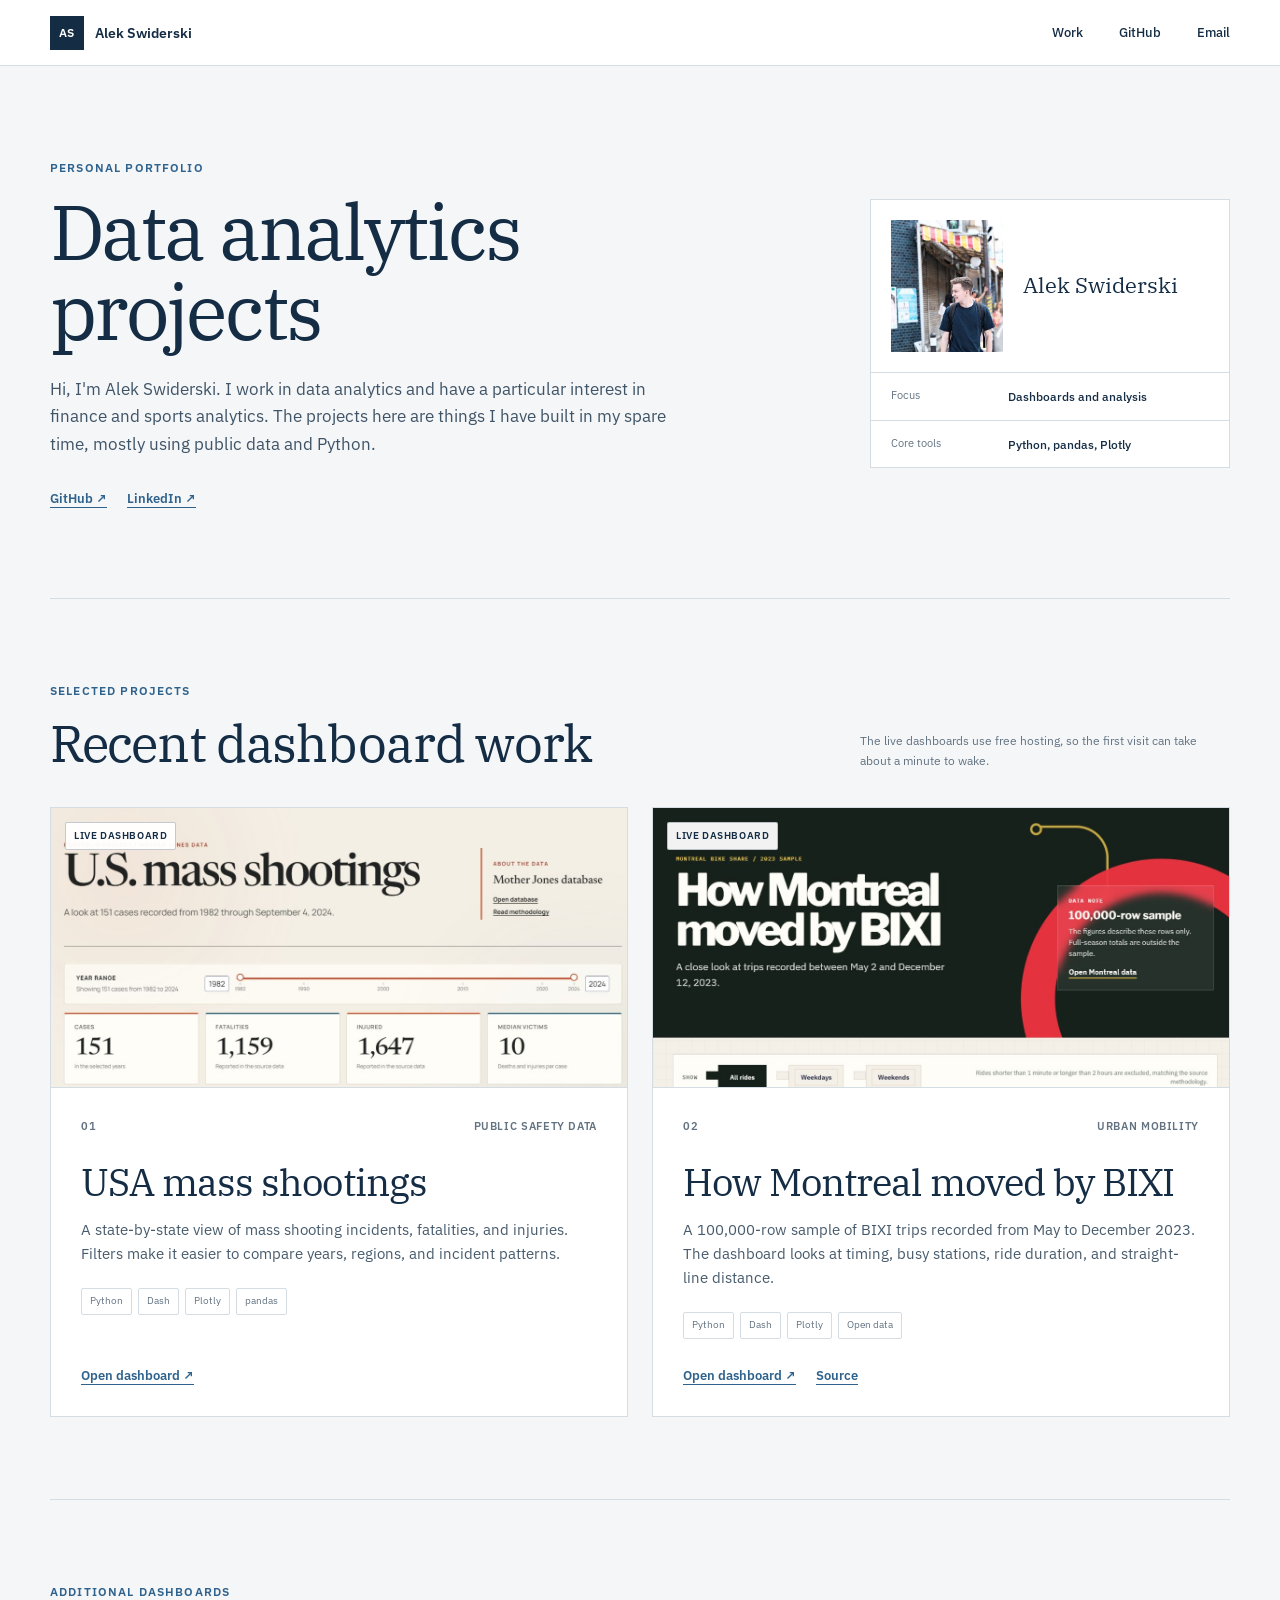
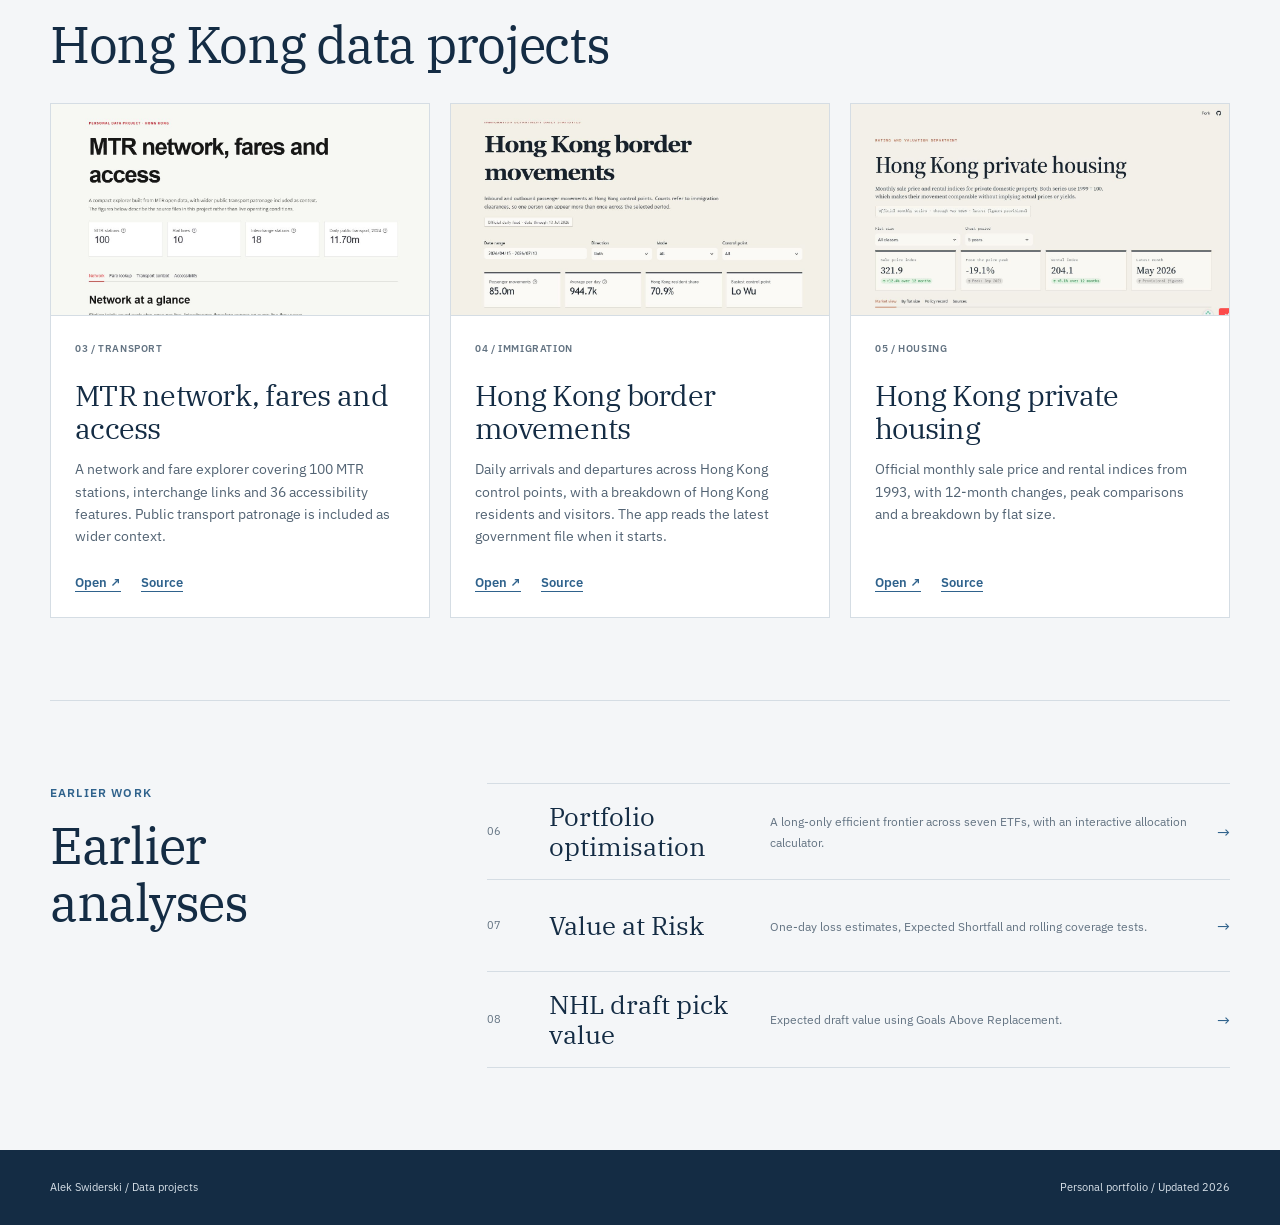
<file: index.html>
<!doctype html>
<html lang="en">
<head>
    <meta charset="utf-8">
    <meta name="viewport" content="width=device-width, initial-scale=1">
    <title>Alek Swiderski | Data projects</title>
    <meta name="description" content="Self-directed data projects by Alek Swiderski, covering public safety, transport, urban mobility, finance, housing, and sport.">
    <meta name="author" content="Alek Swiderski">
    <meta name="theme-color" content="#142c44">
    <link rel="canonical" href="https://alekswiderski.github.io/">

    <meta property="og:title" content="Alek Swiderski | Data projects">
    <meta property="og:description" content="Dashboards and analyses built from public data, mostly in Python.">
    <meta property="og:type" content="website">
    <meta property="og:url" content="https://alekswiderski.github.io/">
    <meta property="og:image" content="https://alekswiderski.github.io/bixi_preview.png">

    <link rel="preconnect" href="https://fonts.googleapis.com">
    <link rel="preconnect" href="https://fonts.gstatic.com" crossorigin>
    <link href="https://fonts.googleapis.com/css2?family=IBM+Plex+Sans:wght@400;500;600&family=IBM+Plex+Serif:wght@400;500&display=swap" rel="stylesheet">
    <link rel="stylesheet" href="styles.css?v=20260714-2">
</head>
<body>
    <a class="skip-link" href="#work">Skip to selected work</a>

    <header class="site-header">
        <a class="wordmark" href="#top" aria-label="Alek Swiderski, back to top">
            <span class="wordmark-mark">AS</span>
            <span>Alek Swiderski</span>
        </a>
        <nav class="site-nav" aria-label="Primary navigation">
            <a href="#work">Work</a>
            <a href="https://github.com/alekswiderski" target="_blank" rel="noopener noreferrer">GitHub</a>
            <a href="mailto:alekswiderski@gmail.com">Email</a>
        </nav>
    </header>

    <main id="top">
        <section class="hero" aria-labelledby="hero-title">
            <div class="hero-copy">
                <p class="eyebrow">Personal portfolio</p>
                <h1 id="hero-title">Data analytics projects</h1>
                <p class="hero-intro">
                    Hi, I'm Alek Swiderski. I work in data analytics and have a particular interest in finance and sports analytics. The projects here are things I have built in my spare time, mostly using public data and Python.
                </p>
                <div class="hero-actions">
                    <a class="text-link" href="https://github.com/alekswiderski" target="_blank" rel="noopener noreferrer">GitHub <span aria-hidden="true">↗</span></a>
                    <a class="text-link" href="https://www.linkedin.com/in/alek-swiderski-61b238170/" target="_blank" rel="noopener noreferrer">LinkedIn <span aria-hidden="true">↗</span></a>
                </div>
            </div>

            <aside class="profile-panel" aria-label="Portfolio summary">
                <div class="portrait-wrap">
                    <img src="me.jpeg" alt="Alek Swiderski" width="333" height="500" fetchpriority="high">
                    <span class="portrait-label">Alek Swiderski</span>
                </div>
                <dl class="quick-facts">
                    <div>
                        <dt>Focus</dt>
                        <dd>Dashboards and analysis</dd>
                    </div>
                    <div>
                        <dt>Core tools</dt>
                        <dd>Python, pandas, Plotly</dd>
                    </div>
                </dl>
            </aside>
        </section>

        <section class="work-section" id="work" aria-labelledby="work-title">
            <div class="section-heading">
                <div>
                    <p class="eyebrow">Selected projects</p>
                    <h2 id="work-title">Recent dashboard work</h2>
                </div>
                <p class="section-note">The live dashboards use free hosting, so the first visit can take about a minute to wake.</p>
            </div>

            <div class="featured-grid">
                <article class="featured-card featured-card-shootings">
                    <a class="project-image-link" href="https://usa-shooting-dashboard.onrender.com/" target="_blank" rel="noopener noreferrer" aria-label="Open the USA mass shootings dashboard">
                        <img src="usa_shooting_preview.png?v=20260714" alt="Overview of the USA mass shootings dashboard" width="1234" height="712" loading="lazy" decoding="async">
                        <span class="live-stamp">Live dashboard</span>
                    </a>
                    <div class="featured-body">
                        <div class="project-meta">
                            <span>01</span>
                            <span>Public safety data</span>
                        </div>
                        <h3>USA mass shootings</h3>
                        <p>A state-by-state view of mass shooting incidents, fatalities, and injuries. Filters make it easier to compare years, regions, and incident patterns.</p>
                        <ul class="tag-list" aria-label="Technologies used">
                            <li>Python</li><li>Dash</li><li>Plotly</li><li>pandas</li>
                        </ul>
                        <a class="project-link" href="https://usa-shooting-dashboard.onrender.com/" target="_blank" rel="noopener noreferrer">Open dashboard <span aria-hidden="true">↗</span></a>
                    </div>
                </article>

                <article class="featured-card featured-card-bixi">
                    <a class="project-image-link" href="https://bixi-dashboard.onrender.com/" target="_blank" rel="noopener noreferrer" aria-label="Open the BIXI dashboard">
                        <img src="bixi_preview.png?v=20260714" alt="Overview of the BIXI trip dashboard" width="1234" height="712" loading="lazy" decoding="async">
                        <span class="live-stamp">Live dashboard</span>
                    </a>
                    <div class="featured-body">
                        <div class="project-meta">
                            <span>02</span>
                            <span>Urban mobility</span>
                        </div>
                        <h3>How Montreal moved by BIXI</h3>
                        <p>A 100,000-row sample of BIXI trips recorded from May to December 2023. The dashboard looks at timing, busy stations, ride duration, and straight-line distance.</p>
                        <ul class="tag-list" aria-label="Technologies used">
                            <li>Python</li><li>Dash</li><li>Plotly</li><li>Open data</li>
                        </ul>
                        <div class="project-actions">
                            <a class="project-link" href="https://bixi-dashboard.onrender.com/" target="_blank" rel="noopener noreferrer">Open dashboard <span aria-hidden="true">↗</span></a>
                            <a class="source-link" href="https://github.com/AlekSwiderski/bixi_dashboard" target="_blank" rel="noopener noreferrer">Source</a>
                        </div>
                    </div>
                </article>
            </div>
        </section>

        <section class="project-section" aria-labelledby="dashboards-title">
            <div class="section-heading compact-heading">
                <div>
                    <p class="eyebrow">Additional dashboards</p>
                    <h2 id="dashboards-title">Hong Kong data projects</h2>
                </div>
            </div>

            <div class="project-grid">
                <article class="project-card">
                    <a class="card-image" href="https://hk-mtr-dashboard.onrender.com/" target="_blank" rel="noopener noreferrer" aria-label="Open the Hong Kong MTR dashboard">
                        <img src="mtr_preview.png?v=20260714" alt="Hong Kong MTR network, fare and accessibility explorer" width="1248" height="720" loading="lazy" decoding="async">
                    </a>
                    <div class="card-body">
                        <p class="card-number">03 / Transport</p>
                        <h3>MTR network, fares and access</h3>
                        <p>A network and fare explorer covering 100 MTR stations, interchange links and 36 accessibility features. Public transport patronage is included as wider context.</p>
                        <div class="project-actions">
                            <a class="project-link" href="https://hk-mtr-dashboard.onrender.com/" target="_blank" rel="noopener noreferrer">Open <span aria-hidden="true">↗</span></a>
                            <a class="source-link" href="https://github.com/AlekSwiderski/hk-mtr-dashboard" target="_blank" rel="noopener noreferrer">Source</a>
                        </div>
                    </div>
                </article>

                <article class="project-card">
                    <a class="card-image" href="https://hk-cross-border-dashboard.onrender.com/" target="_blank" rel="noopener noreferrer" aria-label="Open the Hong Kong cross-border dashboard">
                        <img src="cross_border_preview.png?v=20260714" alt="Hong Kong border movements dashboard" width="1248" height="720" loading="lazy" decoding="async">
                    </a>
                    <div class="card-body">
                        <p class="card-number">04 / Immigration</p>
                        <h3>Hong Kong border movements</h3>
                        <p>Daily arrivals and departures across Hong Kong control points, with a breakdown of Hong Kong residents and visitors. The app reads the latest government file when it starts.</p>
                        <div class="project-actions">
                            <a class="project-link" href="https://hk-cross-border-dashboard.onrender.com/" target="_blank" rel="noopener noreferrer">Open <span aria-hidden="true">↗</span></a>
                            <a class="source-link" href="https://github.com/AlekSwiderski/hk-cross-border-dashboard" target="_blank" rel="noopener noreferrer">Source</a>
                        </div>
                    </div>
                </article>

                <article class="project-card">
                    <a class="card-image" href="https://alekswiderskiappio-6gsea6xfxap4xwqfjxy46p.streamlit.app/" target="_blank" rel="noopener noreferrer" aria-label="Open the Hong Kong private housing dashboard">
                        <img src="hk_property_preview.png?v=20260714" alt="Hong Kong private housing dashboard" width="1248" height="720" loading="lazy" decoding="async">
                    </a>
                    <div class="card-body">
                        <p class="card-number">05 / Housing</p>
                        <h3>Hong Kong private housing</h3>
                        <p>Official monthly sale price and rental indices from 1993, with 12-month changes, peak comparisons and a breakdown by flat size.</p>
                        <div class="project-actions">
                            <a class="project-link" href="https://alekswiderskiappio-6gsea6xfxap4xwqfjxy46p.streamlit.app/" target="_blank" rel="noopener noreferrer">Open <span aria-hidden="true">↗</span></a>
                            <a class="source-link" href="https://github.com/alekswiderski/alekswiderski.github.io/tree/main/hk-property-dashboard" target="_blank" rel="noopener noreferrer">Source</a>
                        </div>
                    </div>
                </article>
            </div>
        </section>

        <section class="archive-section" aria-labelledby="archive-title">
            <div class="archive-heading">
                <p class="eyebrow">Earlier work</p>
                <h2 id="archive-title">Earlier analyses</h2>
            </div>
            <div class="archive-list">
                <a class="archive-item" href="portfolio-optimization.html">
                    <span class="archive-number">06</span>
                    <span class="archive-name">Portfolio optimisation</span>
                    <span class="archive-desc">A long-only efficient frontier across seven ETFs, with an interactive allocation calculator.</span>
                    <span class="archive-arrow" aria-hidden="true">→</span>
                </a>
                <a class="archive-item" href="var-analysis.html">
                    <span class="archive-number">07</span>
                    <span class="archive-name">Value at Risk</span>
                    <span class="archive-desc">One-day loss estimates, Expected Shortfall and rolling coverage tests.</span>
                    <span class="archive-arrow" aria-hidden="true">→</span>
                </a>
                <a class="archive-item" href="NHL_Expected_Pick_Values_using_GAR.html">
                    <span class="archive-number">08</span>
                    <span class="archive-name">NHL draft pick value</span>
                    <span class="archive-desc">Expected draft value using Goals Above Replacement.</span>
                    <span class="archive-arrow" aria-hidden="true">→</span>
                </a>
            </div>
        </section>

    </main>

    <footer class="site-footer">
        <p>Alek Swiderski / Data projects</p>
        <p>Personal portfolio / Updated 2026</p>
    </footer>
</body>
</html>
</file>
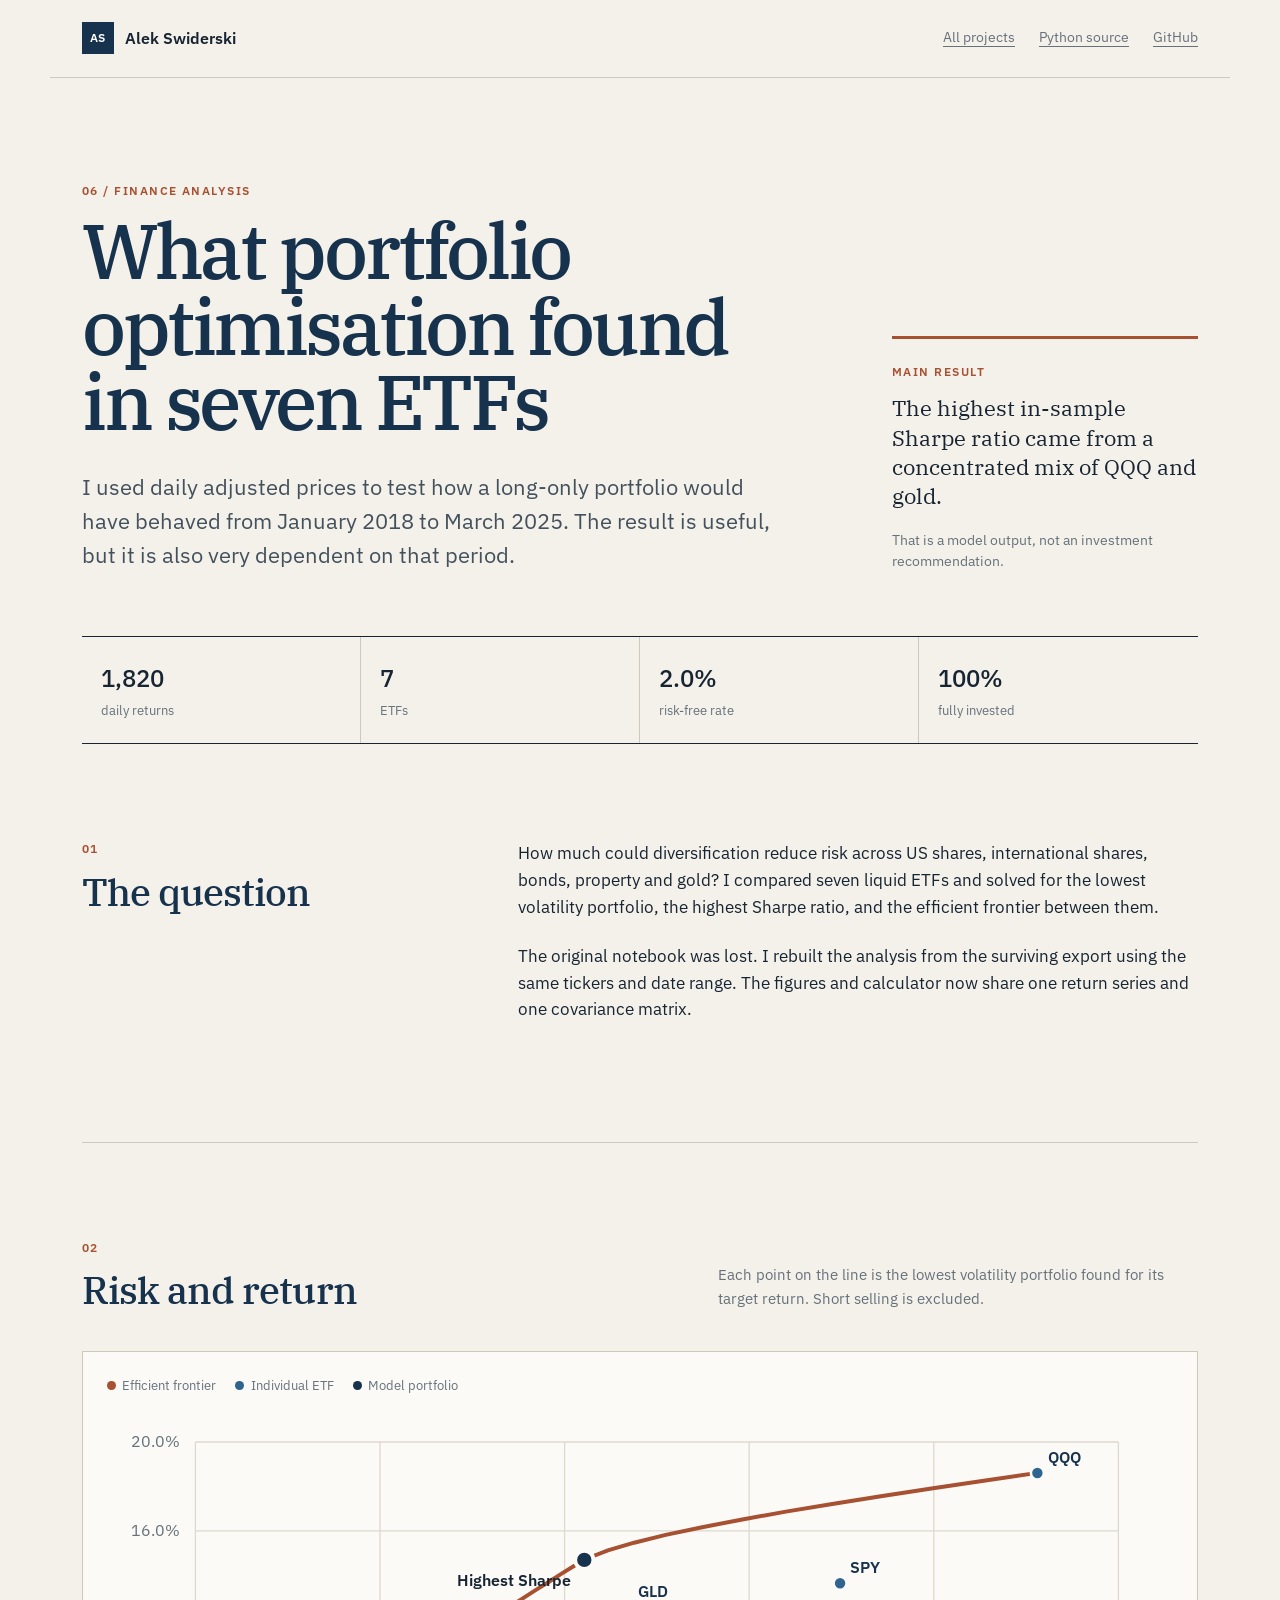
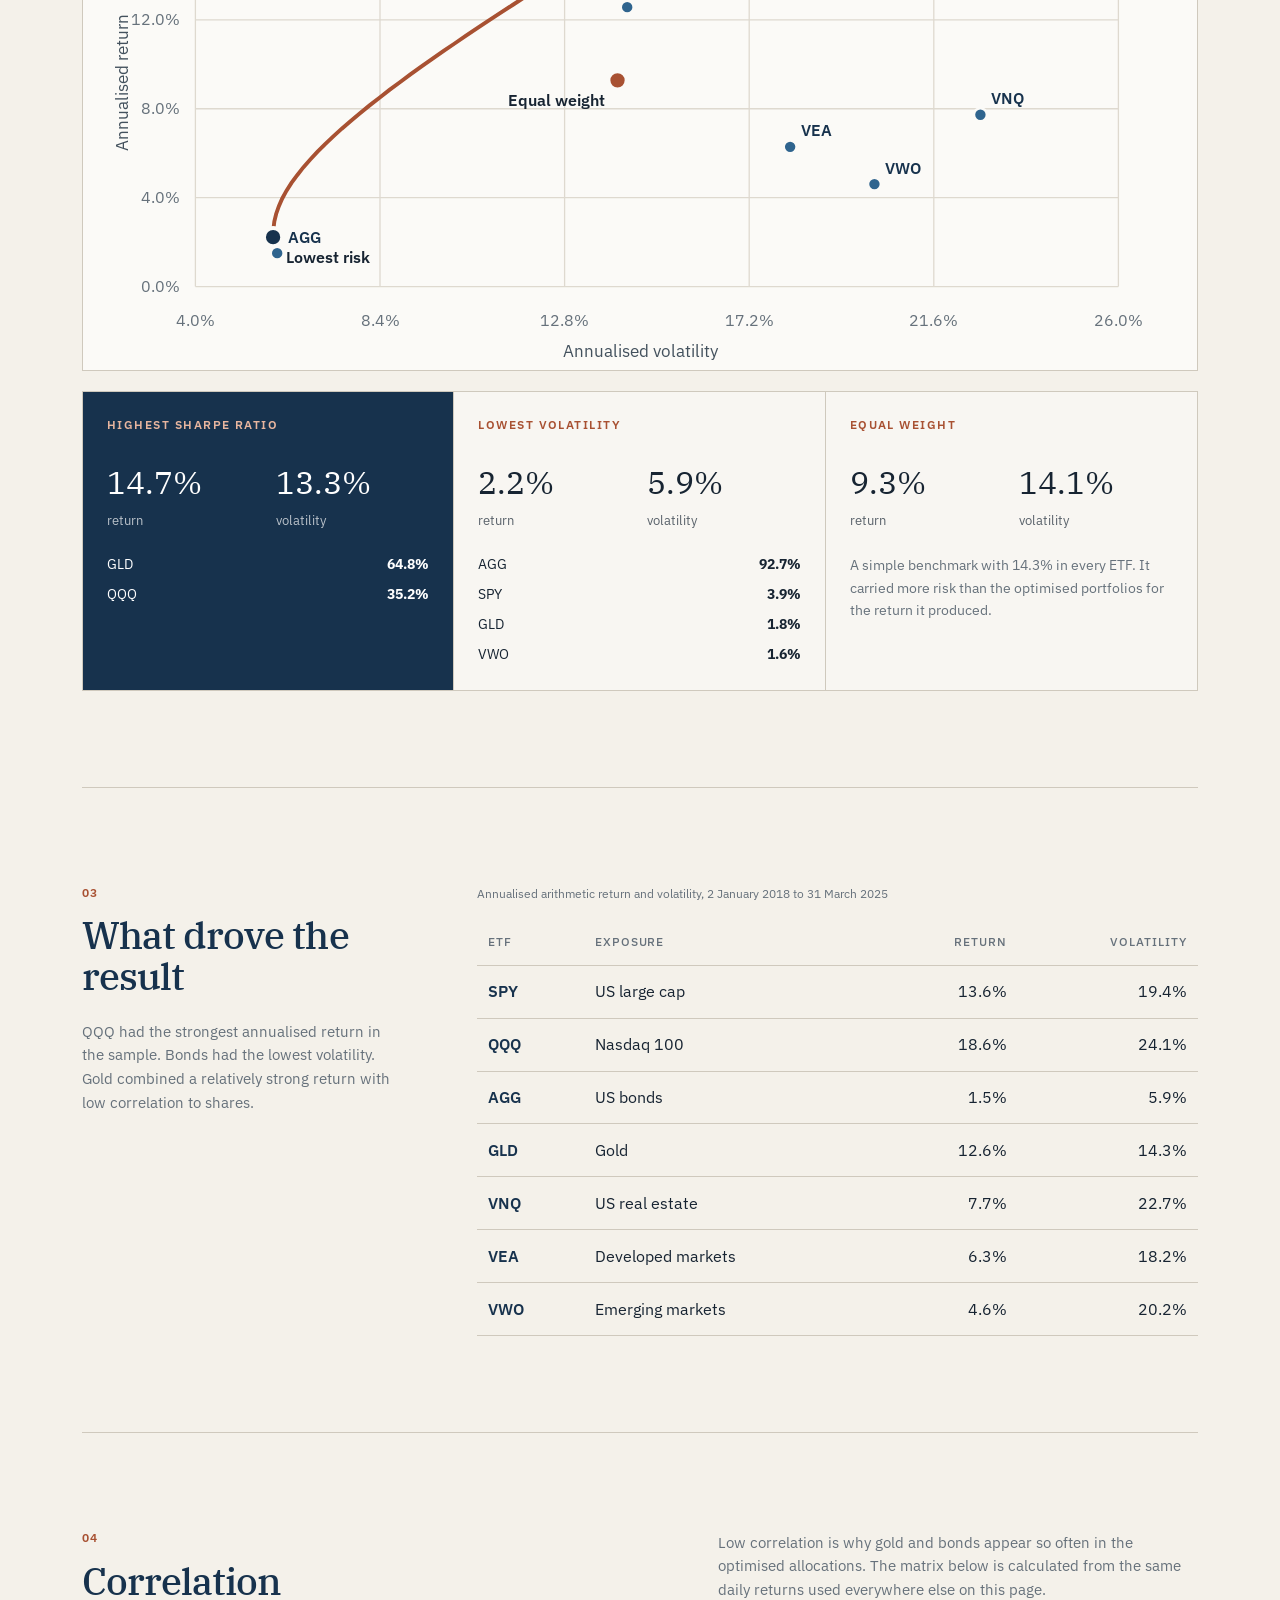
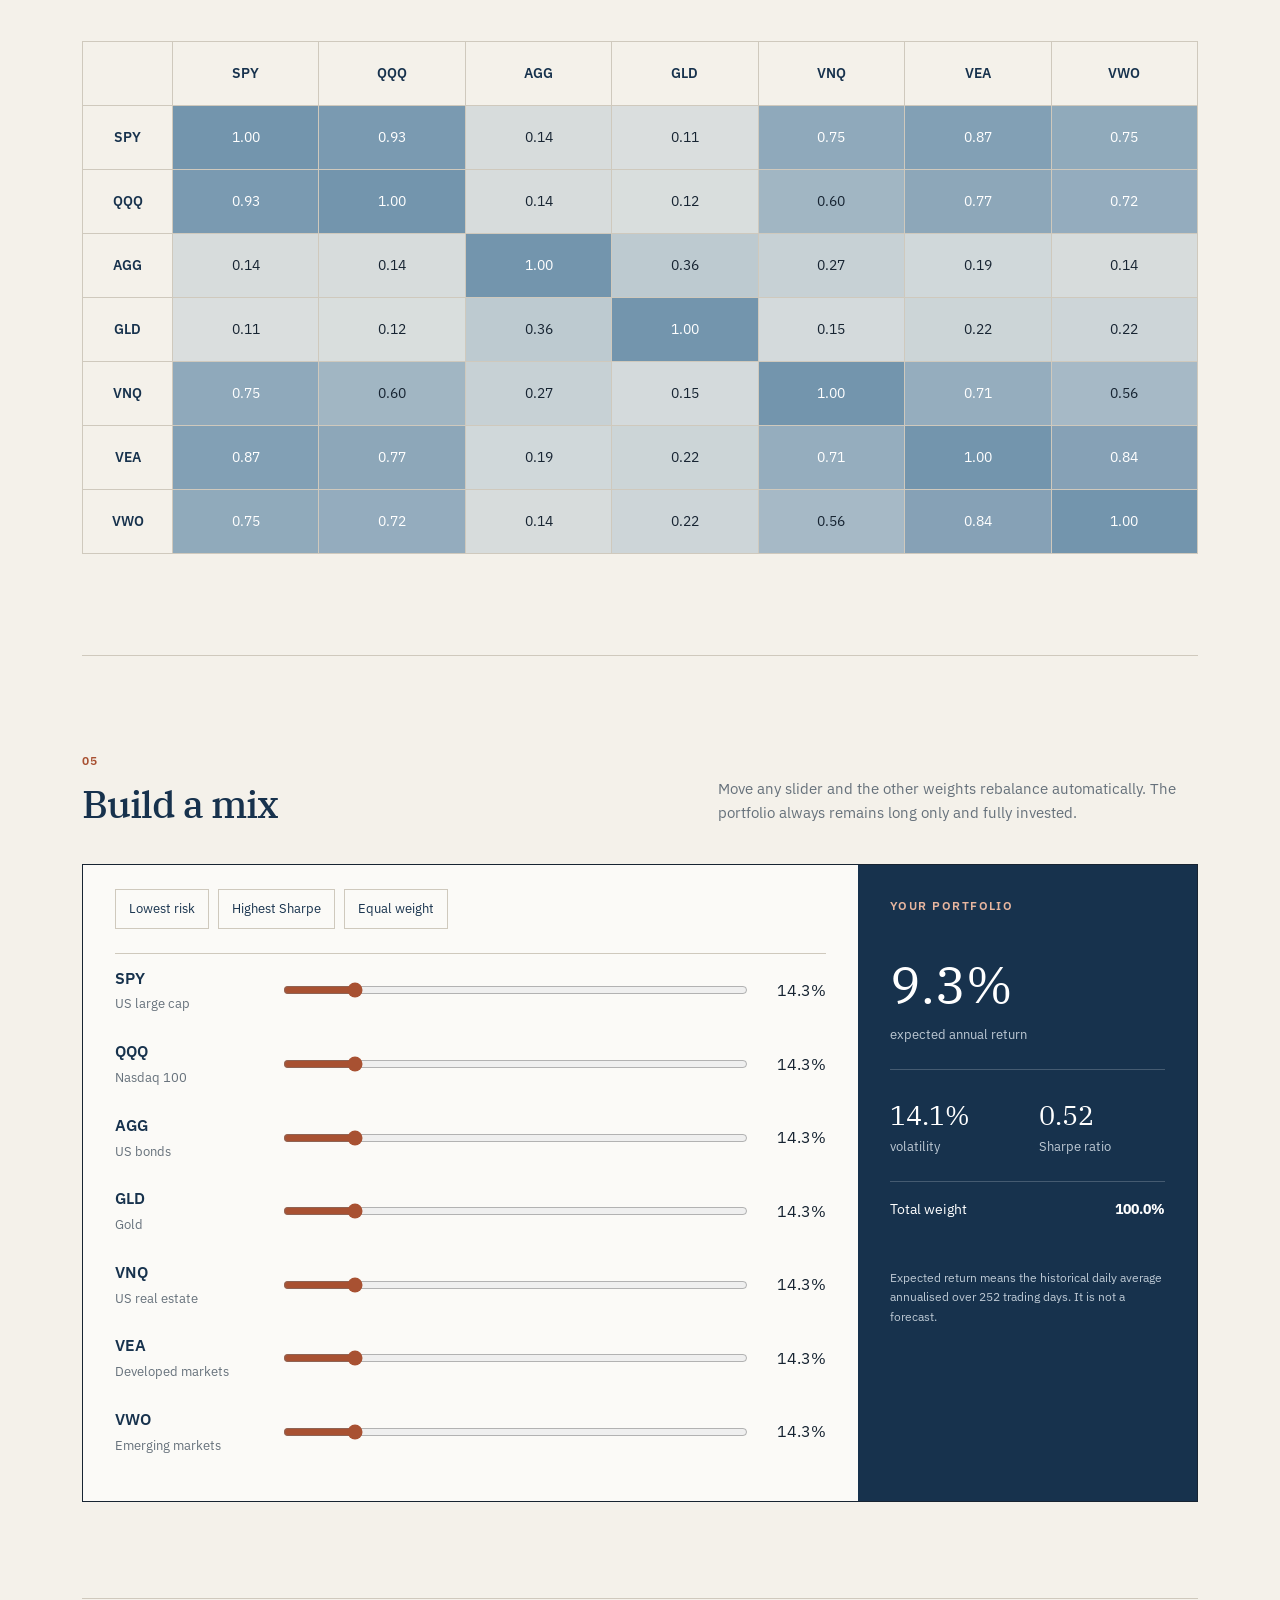
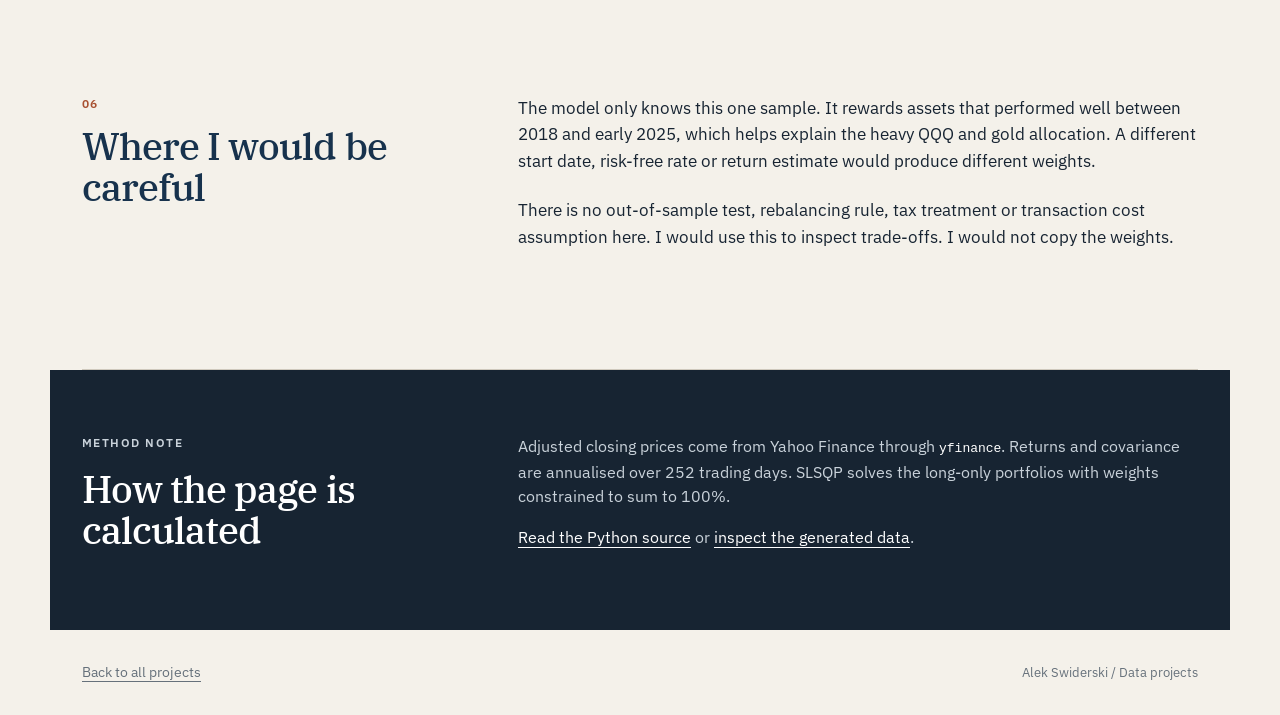
<file: portfolio-optimization.html>
<!doctype html>
<html lang="en">
<head>
    <meta charset="utf-8">
    <meta name="viewport" content="width=device-width, initial-scale=1">
    <title>Portfolio optimisation | Alek Swiderski</title>
    <meta name="description" content="A reproducible portfolio optimisation case study using seven ETFs, adjusted daily prices, and a long-only efficient frontier.">
    <meta name="author" content="Alek Swiderski">
    <meta name="theme-color" content="#17324d">
    <link rel="canonical" href="https://alekswiderski.github.io/portfolio-optimization.html">

    <meta property="og:title" content="Portfolio optimisation | Alek Swiderski">
    <meta property="og:description" content="An in-sample test of risk, return, and concentration across seven ETFs.">
    <meta property="og:type" content="article">
    <meta property="og:url" content="https://alekswiderski.github.io/portfolio-optimization.html">

    <link rel="preconnect" href="https://fonts.googleapis.com">
    <link rel="preconnect" href="https://fonts.gstatic.com" crossorigin>
    <link href="https://fonts.googleapis.com/css2?family=IBM+Plex+Sans:wght@400;500;600&family=IBM+Plex+Serif:wght@400;500&display=swap" rel="stylesheet">
    <link rel="stylesheet" href="portfolio-optimization.css?v=20260714">
</head>
<body>
    <a class="skip-link" href="#analysis">Skip to analysis</a>

    <header class="case-header">
        <a class="wordmark" href="index.html" aria-label="Back to Alek Swiderski's portfolio">
            <span class="wordmark-mark">AS</span>
            <span>Alek Swiderski</span>
        </a>
        <nav aria-label="Case study navigation">
            <a href="index.html#work">All projects</a>
            <a href="portfolio_optimization.py">Python source</a>
            <a href="https://github.com/alekswiderski/alekswiderski.github.io" target="_blank" rel="noopener noreferrer">GitHub</a>
        </nav>
    </header>

    <main id="analysis">
        <section class="case-hero" aria-labelledby="page-title">
            <div class="hero-copy">
                <p class="eyebrow">06 / Finance analysis</p>
                <h1 id="page-title">What portfolio optimisation found in seven ETFs</h1>
                <p class="standfirst">I used daily adjusted prices to test how a long-only portfolio would have behaved from January 2018 to March 2025. The result is useful, but it is also very dependent on that period.</p>
            </div>
            <aside class="hero-note">
                <p class="note-label">Main result</p>
                <p>The highest in-sample Sharpe ratio came from a concentrated mix of QQQ and gold.</p>
                <p class="note-small">That is a model output, not an investment recommendation.</p>
            </aside>
        </section>

        <section class="method-strip" aria-label="Method summary">
            <div><span id="observation-count">1,820</span><small>daily returns</small></div>
            <div><span>7</span><small>ETFs</small></div>
            <div><span>2.0%</span><small>risk-free rate</small></div>
            <div><span>100%</span><small>fully invested</small></div>
        </section>

        <section class="case-section intro-grid" aria-labelledby="question-title">
            <div>
                <p class="section-number">01</p>
                <h2 id="question-title">The question</h2>
            </div>
            <div class="prose">
                <p>How much could diversification reduce risk across US shares, international shares, bonds, property and gold? I compared seven liquid ETFs and solved for the lowest volatility portfolio, the highest Sharpe ratio, and the efficient frontier between them.</p>
                <p>The original notebook was lost. I rebuilt the analysis from the surviving export using the same tickers and date range. The figures and calculator now share one return series and one covariance matrix.</p>
            </div>
        </section>

        <section class="case-section" aria-labelledby="frontier-title">
            <div class="section-heading">
                <div>
                    <p class="section-number">02</p>
                    <h2 id="frontier-title">Risk and return</h2>
                </div>
                <p>Each point on the line is the lowest volatility portfolio found for its target return. Short selling is excluded.</p>
            </div>

            <div class="chart-frame">
                <div class="chart-key" aria-hidden="true">
                    <span><i class="dot dot-frontier"></i>Efficient frontier</span>
                    <span><i class="dot dot-asset"></i>Individual ETF</span>
                    <span><i class="dot dot-model"></i>Model portfolio</span>
                </div>
                <div id="frontier-chart" class="frontier-chart"></div>
            </div>

            <div class="portfolio-grid" aria-label="Portfolio comparisons">
                <article class="portfolio-card featured">
                    <p class="card-label">Highest Sharpe ratio</p>
                    <div class="metric-pair">
                        <div><span id="max-return">14.7%</span><small>return</small></div>
                        <div><span id="max-risk">13.3%</span><small>volatility</small></div>
                    </div>
                    <div id="max-allocation" class="allocation-list"></div>
                </article>
                <article class="portfolio-card">
                    <p class="card-label">Lowest volatility</p>
                    <div class="metric-pair">
                        <div><span id="min-return">2.2%</span><small>return</small></div>
                        <div><span id="min-risk">5.9%</span><small>volatility</small></div>
                    </div>
                    <div id="min-allocation" class="allocation-list"></div>
                </article>
                <article class="portfolio-card">
                    <p class="card-label">Equal weight</p>
                    <div class="metric-pair">
                        <div><span id="equal-return">9.3%</span><small>return</small></div>
                        <div><span id="equal-risk">14.1%</span><small>volatility</small></div>
                    </div>
                    <p class="card-copy">A simple benchmark with 14.3% in every ETF. It carried more risk than the optimised portfolios for the return it produced.</p>
                </article>
            </div>
        </section>

        <section class="case-section split-section" aria-labelledby="inputs-title">
            <div class="section-heading vertical">
                <div>
                    <p class="section-number">03</p>
                    <h2 id="inputs-title">What drove the result</h2>
                </div>
                <p>QQQ had the strongest annualised return in the sample. Bonds had the lowest volatility. Gold combined a relatively strong return with low correlation to shares.</p>
            </div>

            <div class="asset-table-wrap">
                <table class="asset-table">
                    <caption>Annualised arithmetic return and volatility, 2 January 2018 to 31 March 2025</caption>
                    <thead>
                        <tr><th scope="col">ETF</th><th scope="col">Exposure</th><th scope="col">Return</th><th scope="col">Volatility</th></tr>
                    </thead>
                    <tbody id="asset-table-body"></tbody>
                </table>
            </div>
        </section>

        <section class="case-section" aria-labelledby="correlation-title">
            <div class="section-heading">
                <div>
                    <p class="section-number">04</p>
                    <h2 id="correlation-title">Correlation</h2>
                </div>
                <p>Low correlation is why gold and bonds appear so often in the optimised allocations. The matrix below is calculated from the same daily returns used everywhere else on this page.</p>
            </div>
            <div class="matrix-scroll" tabindex="0" aria-label="Scrollable correlation matrix">
                <div id="correlation-matrix" class="correlation-matrix"></div>
            </div>
        </section>

        <section class="case-section calculator-section" aria-labelledby="calculator-title">
            <div class="section-heading">
                <div>
                    <p class="section-number">05</p>
                    <h2 id="calculator-title">Build a mix</h2>
                </div>
                <p>Move any slider and the other weights rebalance automatically. The portfolio always remains long only and fully invested.</p>
            </div>

            <div class="calculator-shell">
                <div class="controls-panel">
                    <div class="preset-row" aria-label="Portfolio presets">
                        <button type="button" data-preset="min_volatility">Lowest risk</button>
                        <button type="button" data-preset="max_sharpe">Highest Sharpe</button>
                        <button type="button" data-preset="equal_weight">Equal weight</button>
                    </div>
                    <div id="weight-controls" class="weight-controls"></div>
                </div>

                <aside class="calculator-output" aria-live="polite">
                    <p class="output-label">Your portfolio</p>
                    <div class="output-metric primary">
                        <span id="custom-return">9.3%</span>
                        <small>expected annual return</small>
                    </div>
                    <div class="output-row">
                        <div class="output-metric"><span id="custom-risk">14.1%</span><small>volatility</small></div>
                        <div class="output-metric"><span id="custom-sharpe">0.52</span><small>Sharpe ratio</small></div>
                    </div>
                    <div class="total-line"><span>Total weight</span><strong id="custom-total">100.0%</strong></div>
                    <p class="output-caveat">Expected return means the historical daily average annualised over 252 trading days. It is not a forecast.</p>
                </aside>
            </div>
        </section>

        <section class="case-section limits-section" aria-labelledby="limits-title">
            <div>
                <p class="section-number">06</p>
                <h2 id="limits-title">Where I would be careful</h2>
            </div>
            <div class="prose">
                <p>The model only knows this one sample. It rewards assets that performed well between 2018 and early 2025, which helps explain the heavy QQQ and gold allocation. A different start date, risk-free rate or return estimate would produce different weights.</p>
                <p>There is no out-of-sample test, rebalancing rule, tax treatment or transaction cost assumption here. I would use this to inspect trade-offs. I would not copy the weights.</p>
            </div>
        </section>

        <section class="technical-note" aria-labelledby="method-title">
            <div>
                <p class="eyebrow">Method note</p>
                <h2 id="method-title">How the page is calculated</h2>
            </div>
            <div>
                <p>Adjusted closing prices come from Yahoo Finance through <code>yfinance</code>. Returns and covariance are annualised over 252 trading days. SLSQP solves the long-only portfolios with weights constrained to sum to 100%.</p>
                <p><a href="portfolio_optimization.py">Read the Python source</a> or <a href="portfolio-optimization-data.js">inspect the generated data</a>.</p>
            </div>
        </section>
    </main>

    <footer class="case-footer">
        <a href="index.html">Back to all projects</a>
        <p>Alek Swiderski / Data projects</p>
    </footer>

    <script src="portfolio-optimization-data.js?v=20260714"></script>
    <script src="portfolio-optimization.js?v=20260714"></script>
</body>
</html>
</file>
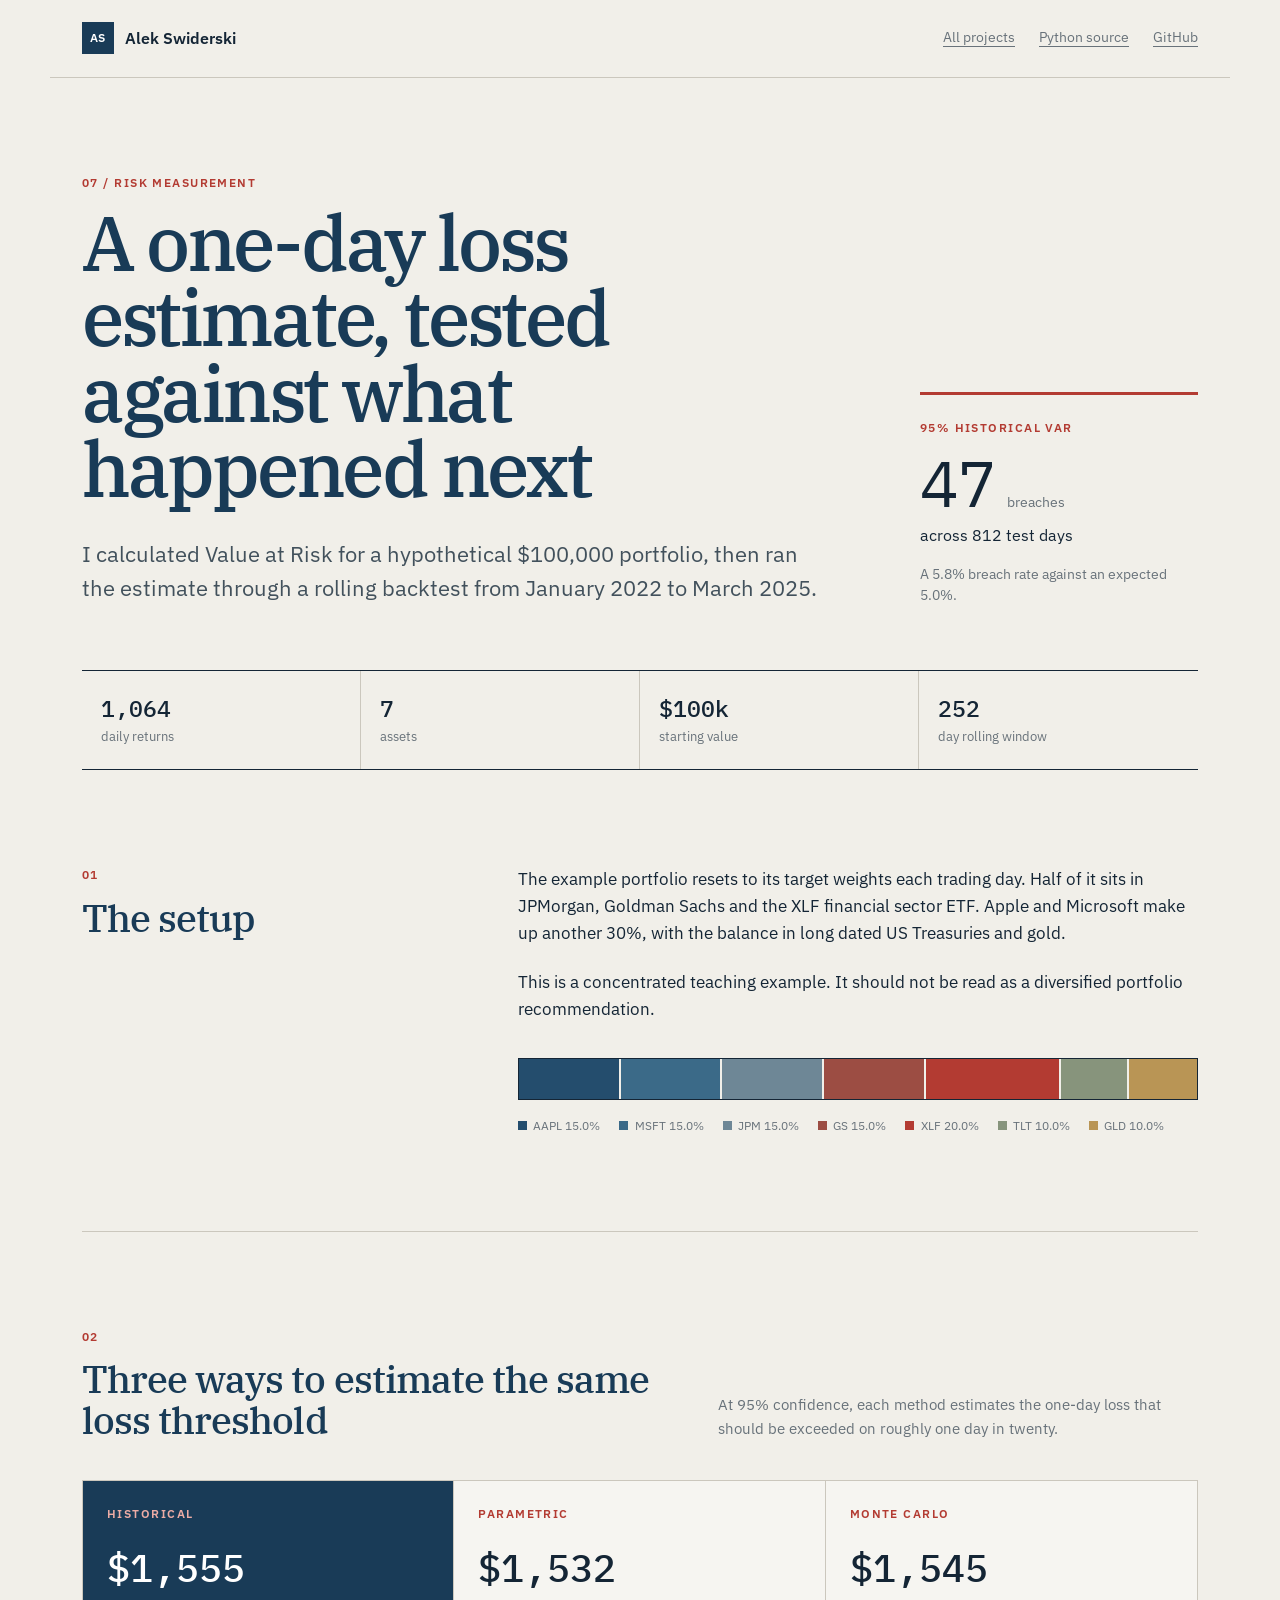
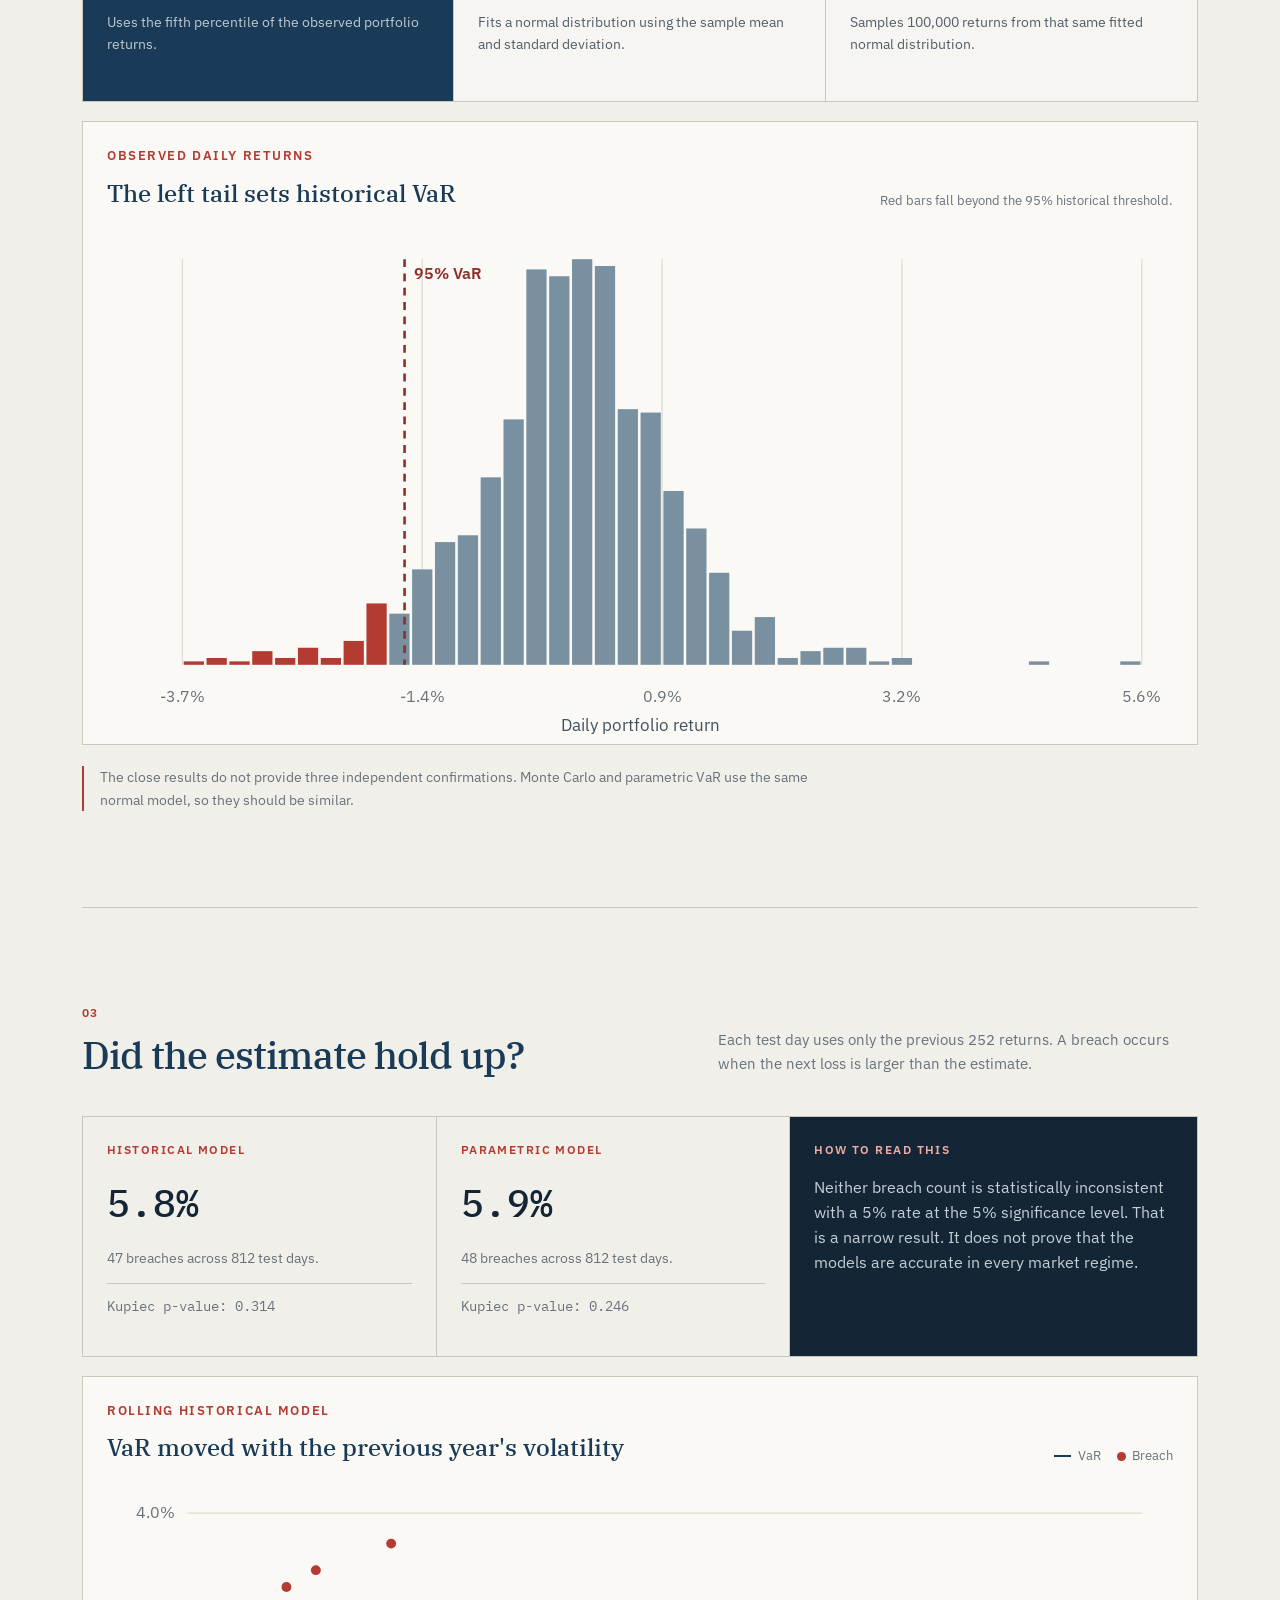
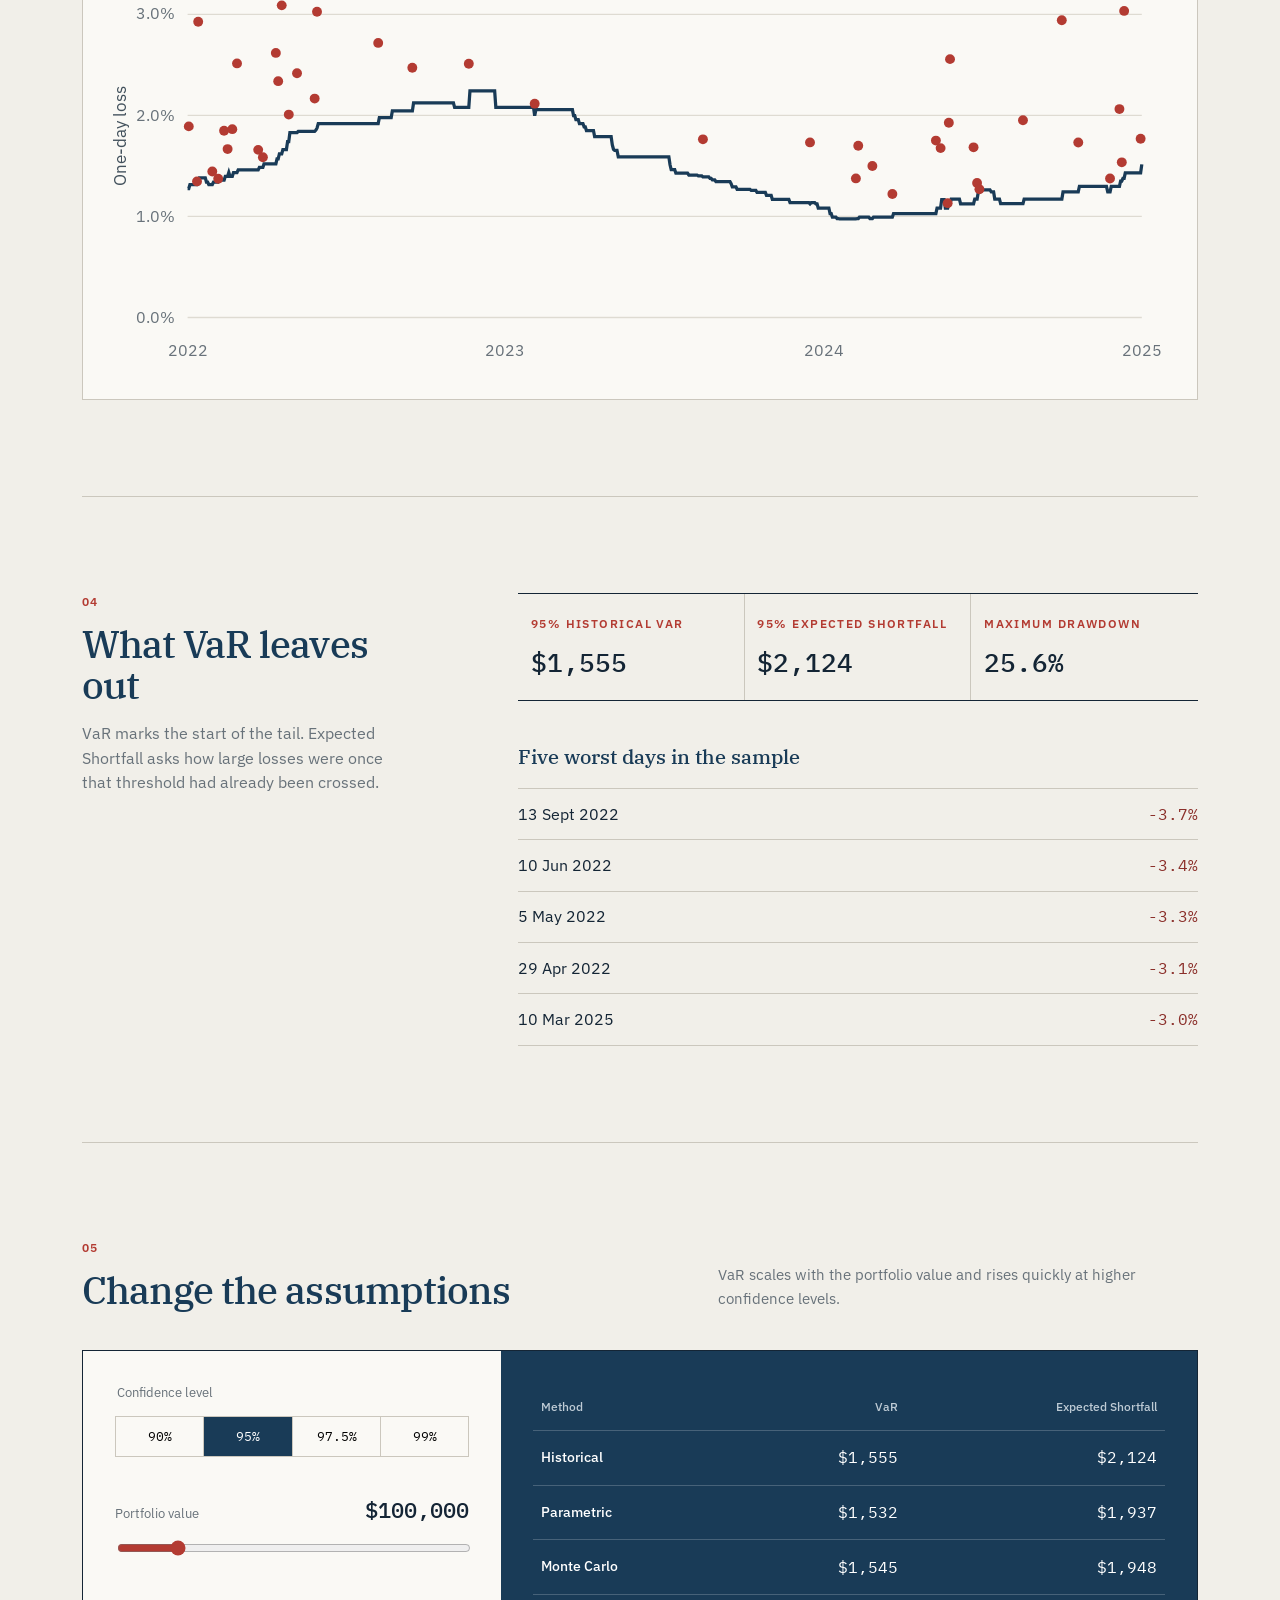
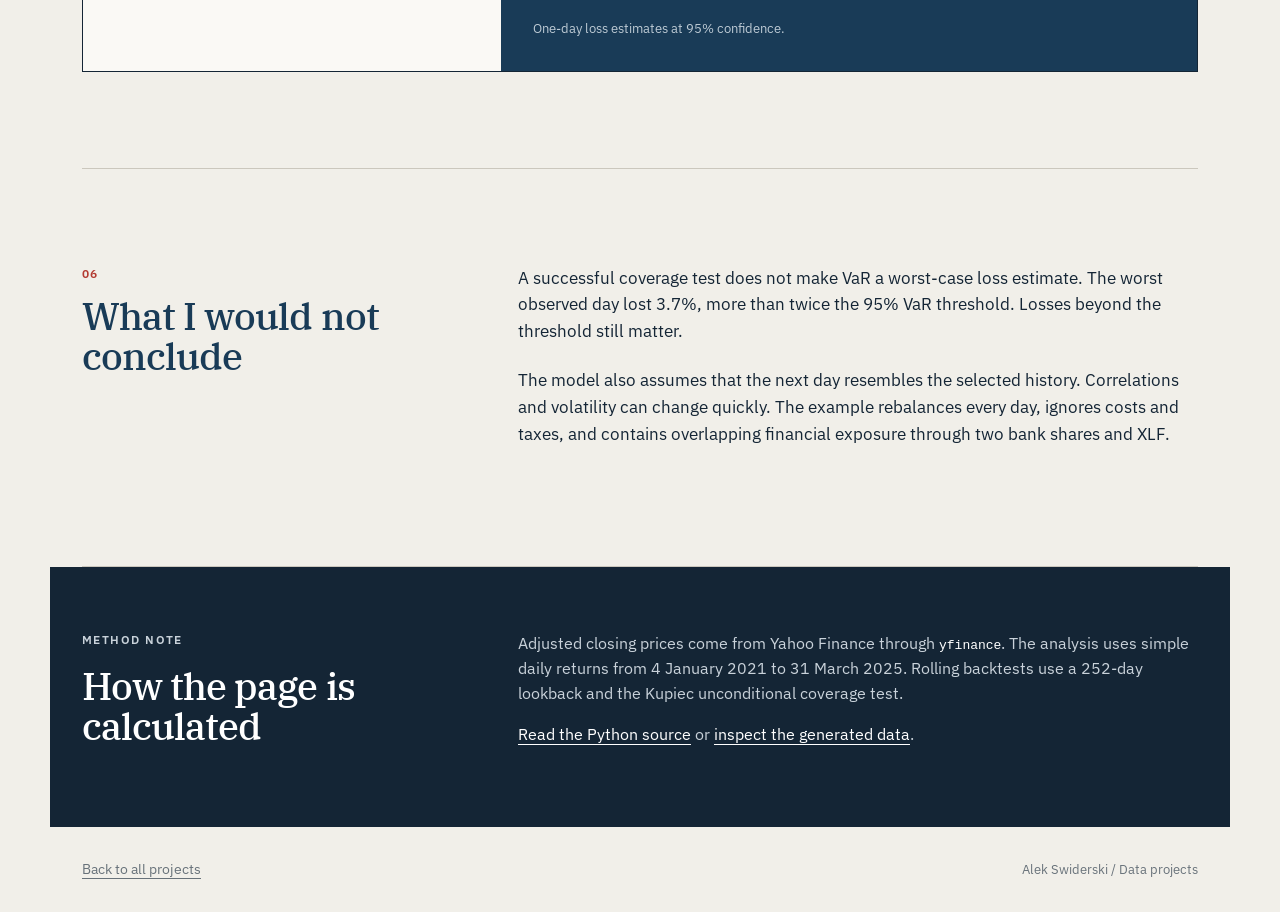
<file: var-analysis.html>
<!doctype html>
<html lang="en">
<head>
    <meta charset="utf-8">
    <meta name="viewport" content="width=device-width, initial-scale=1">
    <title>Value at Risk backtest | Alek Swiderski</title>
    <meta name="description" content="A reproducible one-day Value at Risk analysis with historical, parametric, and Monte Carlo estimates plus rolling backtests.">
    <meta name="author" content="Alek Swiderski">
    <meta name="theme-color" content="#142535">
    <link rel="canonical" href="https://alekswiderski.github.io/var-analysis.html">

    <meta property="og:title" content="Value at Risk backtest | Alek Swiderski">
    <meta property="og:description" content="Testing one-day portfolio loss estimates against the returns that followed.">
    <meta property="og:type" content="article">
    <meta property="og:url" content="https://alekswiderski.github.io/var-analysis.html">

    <link rel="preconnect" href="https://fonts.googleapis.com">
    <link rel="preconnect" href="https://fonts.gstatic.com" crossorigin>
    <link href="https://fonts.googleapis.com/css2?family=IBM+Plex+Mono:wght@400;500&family=IBM+Plex+Sans:wght@400;500;600&family=IBM+Plex+Serif:wght@400;500&display=swap" rel="stylesheet">
    <link rel="stylesheet" href="var-analysis.css?v=20260714">
</head>
<body>
    <a class="skip-link" href="#analysis">Skip to analysis</a>

    <header class="case-header">
        <a class="wordmark" href="index.html" aria-label="Back to Alek Swiderski's portfolio">
            <span class="wordmark-mark">AS</span>
            <span>Alek Swiderski</span>
        </a>
        <nav aria-label="Case study navigation">
            <a href="index.html#work">All projects</a>
            <a href="var_analysis.py">Python source</a>
            <a href="https://github.com/alekswiderski/alekswiderski.github.io" target="_blank" rel="noopener noreferrer">GitHub</a>
        </nav>
    </header>

    <main id="analysis">
        <section class="case-hero" aria-labelledby="page-title">
            <div class="hero-copy">
                <p class="eyebrow">07 / Risk measurement</p>
                <h1 id="page-title">A one-day loss estimate, tested against what happened next</h1>
                <p class="standfirst">I calculated Value at Risk for a hypothetical $100,000 portfolio, then ran the estimate through a rolling backtest from January 2022 to March 2025.</p>
            </div>
            <aside class="hero-result">
                <p class="result-kicker">95% historical VaR</p>
                <p class="result-number"><span id="hero-breach-count">47</span><small>breaches</small></p>
                <p>across <span id="hero-test-days">812</span> test days</p>
                <p class="result-note">A 5.8% breach rate against an expected 5.0%.</p>
            </aside>
        </section>

        <section class="method-strip" aria-label="Method summary">
            <div><span id="observation-count">1,064</span><small>daily returns</small></div>
            <div><span>7</span><small>assets</small></div>
            <div><span>$100k</span><small>starting value</small></div>
            <div><span>252</span><small>day rolling window</small></div>
        </section>

        <section class="case-section setup-grid" aria-labelledby="setup-title">
            <div>
                <p class="section-number">01</p>
                <h2 id="setup-title">The setup</h2>
            </div>
            <div class="prose">
                <p>The example portfolio resets to its target weights each trading day. Half of it sits in JPMorgan, Goldman Sachs and the XLF financial sector ETF. Apple and Microsoft make up another 30%, with the balance in long dated US Treasuries and gold.</p>
                <p>This is a concentrated teaching example. It should not be read as a diversified portfolio recommendation.</p>
                <div id="allocation-bar" class="allocation-bar" aria-label="Portfolio weights"></div>
                <div id="allocation-key" class="allocation-key"></div>
            </div>
        </section>

        <section class="case-section" aria-labelledby="estimate-title">
            <div class="section-heading">
                <div>
                    <p class="section-number">02</p>
                    <h2 id="estimate-title">Three ways to estimate the same loss threshold</h2>
                </div>
                <p>At 95% confidence, each method estimates the one-day loss that should be exceeded on roughly one day in twenty.</p>
            </div>

            <div class="method-cards">
                <article>
                    <p class="card-label">Historical</p>
                    <p class="card-value" id="historical-var">$1,555</p>
                    <p>Uses the fifth percentile of the observed portfolio returns.</p>
                </article>
                <article>
                    <p class="card-label">Parametric</p>
                    <p class="card-value" id="parametric-var">$1,532</p>
                    <p>Fits a normal distribution using the sample mean and standard deviation.</p>
                </article>
                <article>
                    <p class="card-label">Monte Carlo</p>
                    <p class="card-value" id="monte-carlo-var">$1,545</p>
                    <p>Samples 100,000 returns from that same fitted normal distribution.</p>
                </article>
            </div>

            <div class="chart-frame">
                <div class="chart-title-row">
                    <div>
                        <p class="chart-kicker">Observed daily returns</p>
                        <h3>The left tail sets historical VaR</h3>
                    </div>
                    <p>Red bars fall beyond the 95% historical threshold.</p>
                </div>
                <div id="distribution-chart" class="svg-chart"></div>
            </div>
            <p class="plain-note">The close results do not provide three independent confirmations. Monte Carlo and parametric VaR use the same normal model, so they should be similar.</p>
        </section>

        <section class="case-section" aria-labelledby="backtest-title">
            <div class="section-heading">
                <div>
                    <p class="section-number">03</p>
                    <h2 id="backtest-title">Did the estimate hold up?</h2>
                </div>
                <p>Each test day uses only the previous 252 returns. A breach occurs when the next loss is larger than the estimate.</p>
            </div>

            <div class="backtest-grid">
                <article>
                    <p class="card-label">Historical model</p>
                    <p class="backtest-rate" id="historical-breach-rate">5.8%</p>
                    <p><span id="historical-breaches">47</span> breaches across 812 test days.</p>
                    <p class="test-result" id="historical-kupiec">Kupiec p-value: 0.314</p>
                </article>
                <article>
                    <p class="card-label">Parametric model</p>
                    <p class="backtest-rate" id="parametric-breach-rate">5.9%</p>
                    <p><span id="parametric-breaches">48</span> breaches across 812 test days.</p>
                    <p class="test-result" id="parametric-kupiec">Kupiec p-value: 0.246</p>
                </article>
                <aside>
                    <p class="card-label">How to read this</p>
                    <p>Neither breach count is statistically inconsistent with a 5% rate at the 5% significance level. That is a narrow result. It does not prove that the models are accurate in every market regime.</p>
                </aside>
            </div>

            <div class="chart-frame backtest-frame">
                <div class="chart-title-row">
                    <div>
                        <p class="chart-kicker">Rolling historical model</p>
                        <h3>VaR moved with the previous year's volatility</h3>
                    </div>
                    <div class="mini-key" aria-hidden="true"><span><i class="line-key"></i>VaR</span><span><i class="dot-key"></i>Breach</span></div>
                </div>
                <div id="backtest-chart" class="svg-chart"></div>
            </div>
        </section>

        <section class="case-section tail-grid" aria-labelledby="tail-title">
            <div>
                <p class="section-number">04</p>
                <h2 id="tail-title">What VaR leaves out</h2>
                <p class="side-copy">VaR marks the start of the tail. Expected Shortfall asks how large losses were once that threshold had already been crossed.</p>
            </div>
            <div>
                <div class="tail-metrics">
                    <article><p class="card-label">95% historical VaR</p><p id="tail-var">$1,555</p></article>
                    <article><p class="card-label">95% Expected Shortfall</p><p id="tail-es">$2,124</p></article>
                    <article><p class="card-label">Maximum drawdown</p><p id="max-drawdown">25.6%</p></article>
                </div>
                <h3 class="subheading">Five worst days in the sample</h3>
                <div id="worst-days" class="worst-days"></div>
            </div>
        </section>

        <section class="case-section calculator-section" aria-labelledby="calculator-title">
            <div class="section-heading">
                <div>
                    <p class="section-number">05</p>
                    <h2 id="calculator-title">Change the assumptions</h2>
                </div>
                <p>VaR scales with the portfolio value and rises quickly at higher confidence levels.</p>
            </div>

            <div class="calculator-shell">
                <div class="calculator-controls">
                    <fieldset>
                        <legend>Confidence level</legend>
                        <div class="confidence-buttons">
                            <button type="button" data-confidence="0.9">90%</button>
                            <button type="button" data-confidence="0.95" class="active">95%</button>
                            <button type="button" data-confidence="0.975">97.5%</button>
                            <button type="button" data-confidence="0.99">99%</button>
                        </div>
                    </fieldset>
                    <label class="investment-control" for="investment-slider">
                        <span>Portfolio value</span>
                        <strong id="investment-value">$100,000</strong>
                    </label>
                    <input id="investment-slider" type="range" min="25000" max="500000" step="5000" value="100000">
                </div>
                <div class="calculator-output" aria-live="polite">
                    <table>
                        <thead><tr><th>Method</th><th>VaR</th><th>Expected Shortfall</th></tr></thead>
                        <tbody>
                            <tr><th>Historical</th><td id="calc-historical-var"></td><td id="calc-historical-es"></td></tr>
                            <tr><th>Parametric</th><td id="calc-parametric-var"></td><td id="calc-parametric-es"></td></tr>
                            <tr><th>Monte Carlo</th><td id="calc-monte-var"></td><td id="calc-monte-es"></td></tr>
                        </tbody>
                    </table>
                    <p id="calculator-caption">One-day loss estimates at 95% confidence.</p>
                </div>
            </div>
        </section>

        <section class="case-section limits-grid" aria-labelledby="limits-title">
            <div>
                <p class="section-number">06</p>
                <h2 id="limits-title">What I would not conclude</h2>
            </div>
            <div class="prose">
                <p>A successful coverage test does not make VaR a worst-case loss estimate. The worst observed day lost 3.7%, more than twice the 95% VaR threshold. Losses beyond the threshold still matter.</p>
                <p>The model also assumes that the next day resembles the selected history. Correlations and volatility can change quickly. The example rebalances every day, ignores costs and taxes, and contains overlapping financial exposure through two bank shares and XLF.</p>
            </div>
        </section>

        <section class="technical-note" aria-labelledby="method-title">
            <div>
                <p class="eyebrow">Method note</p>
                <h2 id="method-title">How the page is calculated</h2>
            </div>
            <div>
                <p>Adjusted closing prices come from Yahoo Finance through <code>yfinance</code>. The analysis uses simple daily returns from 4 January 2021 to 31 March 2025. Rolling backtests use a 252-day lookback and the Kupiec unconditional coverage test.</p>
                <p><a href="var_analysis.py">Read the Python source</a> or <a href="var-analysis-data.js">inspect the generated data</a>.</p>
            </div>
        </section>
    </main>

    <footer class="case-footer">
        <a href="index.html">Back to all projects</a>
        <p>Alek Swiderski / Data projects</p>
    </footer>

    <script src="var-analysis-data.js?v=20260714"></script>
    <script src="var-analysis.js?v=20260714"></script>
</body>
</html>
</file>
<file: styles.css>
:root {
    --navy: #142c44;
    --blue: #2f628c;
    --text: #25394b;
    --muted: #637382;
    --background: #f4f6f8;
    --surface: #ffffff;
    --soft-blue: #eaf0f5;
    --line: #d5dde4;
    --serif: "IBM Plex Serif", Georgia, serif;
    --sans: "IBM Plex Sans", "Helvetica Neue", sans-serif;
}

* { box-sizing: border-box; }
html { scroll-behavior: smooth; }

body {
    margin: 0;
    color: var(--text);
    background: var(--background);
    font-family: var(--sans);
    font-size: 16px;
    line-height: 1.65;
    -webkit-font-smoothing: antialiased;
}

img { display: block; max-width: 100%; }
a { color: inherit; }
h1, h2, h3, p { margin-top: 0; }

.skip-link {
    position: fixed;
    top: 10px;
    left: 10px;
    z-index: 100;
    padding: 9px 12px;
    color: white;
    background: var(--navy);
    transform: translateY(-160%);
}
.skip-link:focus { transform: translateY(0); }

.site-header {
    position: sticky;
    top: 0;
    z-index: 50;
    display: flex;
    justify-content: space-between;
    align-items: center;
    min-height: 66px;
    padding: 0 max(24px, calc((100vw - 1180px) / 2));
    border-bottom: 1px solid var(--line);
    background: rgba(255, 255, 255, 0.96);
}

.wordmark {
    display: inline-flex;
    align-items: center;
    gap: 11px;
    color: var(--navy);
    font-size: 0.9rem;
    font-weight: 600;
    text-decoration: none;
}

.wordmark-mark {
    display: grid;
    place-items: center;
    width: 34px;
    height: 34px;
    color: white;
    background: var(--navy);
    font-size: 0.72rem;
    letter-spacing: 0.02em;
}

.site-nav { display: flex; gap: clamp(18px, 3vw, 36px); }
.site-nav a {
    color: var(--navy);
    font-size: 0.82rem;
    font-weight: 500;
    text-decoration: none;
}
.site-nav a:hover { text-decoration: underline; text-underline-offset: 4px; }

.hero {
    display: grid;
    grid-template-columns: minmax(0, 1fr) 360px;
    gap: clamp(50px, 8vw, 110px);
    align-items: center;
    width: min(1180px, calc(100% - 48px));
    margin: 0 auto;
    padding: 92px 0 88px;
}

.hero-copy { max-width: 710px; }

.eyebrow {
    margin: 0 0 15px;
    color: var(--blue);
    font-size: 0.72rem;
    font-weight: 600;
    letter-spacing: 0.1em;
    text-transform: uppercase;
}

h1 {
    margin-bottom: 24px;
    color: var(--navy);
    font-family: var(--serif);
    font-size: clamp(3.1rem, 6vw, 5.5rem);
    font-weight: 400;
    line-height: 1.04;
    letter-spacing: -0.035em;
}
h1 em { color: inherit; font-style: normal; }

.hero-intro {
    max-width: 650px;
    margin-bottom: 30px;
    color: #405467;
    font-size: clamp(1.03rem, 1.3vw, 1.18rem);
}

.hero-actions, .project-actions {
    display: flex;
    align-items: center;
    flex-wrap: wrap;
    gap: 20px;
}

.text-link, .project-link, .source-link {
    color: var(--blue);
    font-size: 0.82rem;
    font-weight: 600;
    text-underline-offset: 4px;
}

.profile-panel {
    border: 1px solid var(--line);
    background: var(--surface);
}

.portrait-wrap {
    display: grid;
    grid-template-columns: 112px 1fr;
    gap: 20px;
    align-items: center;
    padding: 20px;
    border-bottom: 1px solid var(--line);
}

.portrait-wrap img {
    width: 112px;
    height: 132px;
    object-fit: cover;
    object-position: center 42%;
}

.portrait-label {
    color: var(--navy);
    font-family: var(--serif);
    font-size: 1.35rem;
}

.quick-facts { margin: 0; }
.quick-facts div {
    display: grid;
    grid-template-columns: 105px 1fr;
    gap: 12px;
    padding: 13px 20px;
    border-bottom: 1px solid var(--line);
}
.quick-facts div:last-child { border-bottom: 0; }
.quick-facts dt { color: var(--muted); font-size: 0.7rem; }
.quick-facts dd { margin: 0; color: var(--navy); font-size: 0.78rem; font-weight: 500; }

.work-section, .project-section, .archive-section {
    width: min(1180px, calc(100% - 48px));
    margin: 0 auto;
    padding: 82px 0;
    border-top: 1px solid var(--line);
}

.section-heading {
    display: flex;
    justify-content: space-between;
    align-items: end;
    gap: 40px;
    margin-bottom: 36px;
}

.section-heading h2, .archive-heading h2 {
    margin: 0;
    color: var(--navy);
    font-family: var(--serif);
    font-size: clamp(2.25rem, 4vw, 3.6rem);
    font-weight: 400;
    line-height: 1.1;
    letter-spacing: -0.025em;
}

.section-note { max-width: 370px; margin: 0; color: var(--muted); font-size: 0.78rem; }

.featured-grid {
    display: grid;
    grid-template-columns: repeat(2, minmax(0, 1fr));
    gap: 24px;
}

.featured-card, .project-card {
    display: flex;
    min-width: 0;
    flex-direction: column;
    border: 1px solid var(--line);
    background: var(--surface);
}

.project-image-link, .card-image {
    position: relative;
    display: block;
    overflow: hidden;
    border-bottom: 1px solid var(--line);
    background: var(--soft-blue);
}
.project-image-link { height: 280px; }
.project-image-link img, .card-image img {
    width: 100%;
    height: 100%;
    object-fit: cover;
    object-position: center top;
    transition: transform 220ms ease;
}
.project-image-link:hover img, .card-image:hover img { transform: scale(1.015); }

.live-stamp {
    position: absolute;
    top: 14px;
    left: 14px;
    padding: 5px 8px;
    border: 1px solid rgba(20, 44, 68, 0.25);
    border-radius: 2px;
    color: var(--navy);
    background: rgba(255, 255, 255, 0.94);
    font-size: 0.62rem;
    font-weight: 600;
    letter-spacing: 0.06em;
    text-transform: uppercase;
}

.featured-body {
    display: flex;
    flex: 1;
    flex-direction: column;
    padding: 30px;
}

.project-meta {
    display: flex;
    justify-content: space-between;
    gap: 18px;
    margin-bottom: 26px;
    color: var(--muted);
    font-size: 0.66rem;
    font-weight: 600;
    letter-spacing: 0.06em;
    text-transform: uppercase;
}

.featured-body h3, .card-body h3 {
    margin-bottom: 14px;
    color: var(--navy);
    font-family: var(--serif);
    font-size: clamp(2rem, 3vw, 3rem);
    font-weight: 400;
    line-height: 1.1;
    letter-spacing: -0.025em;
}

.featured-body > p { margin-bottom: 22px; color: #475b6c; font-size: 0.91rem; }

.tag-list {
    display: flex;
    flex-wrap: wrap;
    gap: 6px;
    margin: 0 0 26px;
    padding: 0;
    list-style: none;
}
.tag-list li {
    padding: 4px 8px;
    border: 1px solid var(--line);
    border-radius: 2px;
    color: var(--muted);
    font-size: 0.64rem;
}
.featured-body > .project-link, .featured-body > .project-actions { margin-top: auto; }

.compact-heading { margin-bottom: 30px; }
.project-grid { display: grid; grid-template-columns: repeat(3, minmax(0, 1fr)); gap: 20px; }
.card-image { aspect-ratio: 16 / 9; }
.card-body { display: flex; flex: 1; flex-direction: column; padding: 24px; }
.card-number { margin-bottom: 22px; color: var(--muted); font-size: 0.65rem; font-weight: 600; letter-spacing: 0.06em; text-transform: uppercase; }
.card-body h3 { font-size: clamp(1.65rem, 2.3vw, 2.2rem); }
.card-body > p:not(.card-number) { margin-bottom: 24px; color: #526373; font-size: 0.85rem; }
.card-body .project-actions { margin-top: auto; }

.archive-section {
    display: grid;
    grid-template-columns: 0.45fr 1fr;
    gap: 8vw;
}
.archive-list { border-top: 1px solid var(--line); }
.archive-item {
    display: grid;
    grid-template-columns: 44px minmax(150px, 0.65fr) 1.35fr 20px;
    gap: 18px;
    align-items: center;
    min-height: 92px;
    padding: 18px 0;
    border-bottom: 1px solid var(--line);
    text-decoration: none;
}
.archive-item:hover .archive-name { text-decoration: underline; text-underline-offset: 4px; }
.archive-number { color: var(--muted); font-size: 0.68rem; }
.archive-name { color: var(--navy); font-family: var(--serif); font-size: clamp(1.35rem, 2vw, 1.85rem); line-height: 1.15; }
.archive-desc { color: var(--muted); font-size: 0.78rem; }
.archive-arrow { justify-self: end; color: var(--blue); }

.site-footer {
    display: flex;
    justify-content: space-between;
    gap: 24px;
    padding: 28px max(24px, calc((100vw - 1180px) / 2));
    color: #d9e2ea;
    background: var(--navy);
    font-size: 0.7rem;
}
.site-footer p { margin: 0; }

a:focus-visible { outline: 3px solid #7da7c7; outline-offset: 3px; }

@media (max-width: 920px) {
    .hero { grid-template-columns: 1fr; }
    .profile-panel { max-width: 640px; }
    .project-grid { grid-template-columns: 1fr 1fr; }
    .project-card:last-child { grid-column: 1 / -1; }
    .project-card:last-child .card-image { aspect-ratio: 2 / 1; }
    .archive-section { grid-template-columns: 1fr; gap: 42px; }
}

@media (max-width: 640px) {
    .site-header { min-height: 60px; padding: 0 18px; }
    .wordmark > span:last-child { display: none; }
    .site-nav { gap: 16px; }
    .site-nav a { font-size: 0.74rem; }
    .hero, .work-section, .project-section, .archive-section { width: calc(100% - 36px); }
    .hero { gap: 46px; padding: 64px 0; }
    h1 { font-size: 3.5rem; }
    .hero-intro { font-size: 0.98rem; }
    .portrait-wrap { grid-template-columns: 88px 1fr; }
    .portrait-wrap img { width: 88px; height: 104px; }
    .quick-facts div { grid-template-columns: 92px 1fr; }
    .work-section, .project-section, .archive-section { padding: 64px 0; }
    .section-heading { display: block; margin-bottom: 28px; }
    .section-note { margin-top: 18px; }
    .section-heading h2, .archive-heading h2 { font-size: 2.65rem; }
    .featured-grid, .project-grid { grid-template-columns: 1fr; }
    .project-image-link { height: 220px; }
    .featured-body { padding: 24px; }
    .project-card:last-child { grid-column: auto; }
    .project-card:last-child .card-image { aspect-ratio: 16 / 9; }
    .archive-item { grid-template-columns: 30px 1fr 18px; gap: 10px; }
    .archive-desc { grid-column: 2 / 4; }
    .archive-arrow { grid-column: 3; grid-row: 1; }
    .site-footer { align-items: flex-start; flex-direction: column; padding: 24px 18px; }
}

@media (prefers-reduced-motion: reduce) {
    html { scroll-behavior: auto; }
    *, *::before, *::after { transition-duration: 0.01ms !important; }
}
</file>
<file: portfolio-optimization.css>
:root {
    --ink: #172432;
    --navy: #17324d;
    --blue: #2f648e;
    --rust: #a85132;
    --paper: #f4f1ea;
    --panel: #fbfaf7;
    --line: #cfc9bd;
    --muted: #66717b;
    --bond: #657c63;
}

* { box-sizing: border-box; }

html { scroll-behavior: smooth; }

body {
    margin: 0;
    color: var(--ink);
    background: var(--paper);
    font-family: "IBM Plex Sans", sans-serif;
    line-height: 1.55;
}

a { color: inherit; }

.skip-link {
    position: fixed;
    top: 0;
    left: 1rem;
    z-index: 20;
    padding: .7rem 1rem;
    background: var(--ink);
    color: white;
    transform: translateY(-110%);
}

.skip-link:focus { transform: translateY(0); }

.case-header,
.case-footer {
    max-width: 1180px;
    margin: 0 auto;
    padding: 1.4rem 2rem;
    display: flex;
    align-items: center;
    justify-content: space-between;
    border-bottom: 1px solid var(--line);
}

.wordmark {
    display: inline-flex;
    align-items: center;
    gap: .7rem;
    text-decoration: none;
    font-weight: 600;
}

.wordmark-mark {
    display: grid;
    width: 2rem;
    height: 2rem;
    place-items: center;
    background: var(--navy);
    color: white;
    font-size: .72rem;
    letter-spacing: .06em;
}

.case-header nav { display: flex; gap: 1.5rem; }

.case-header nav a,
.case-footer a {
    color: var(--muted);
    font-size: .88rem;
    text-decoration-thickness: 1px;
    text-underline-offset: .25rem;
}

main {
    max-width: 1180px;
    margin: 0 auto;
    padding: 0 2rem;
}

.case-hero {
    min-height: 530px;
    padding: 6.5rem 0 4rem;
    display: grid;
    grid-template-columns: minmax(0, 2.1fr) minmax(260px, .9fr);
    gap: 6rem;
    align-items: end;
}

.eyebrow,
.section-number,
.card-label,
.note-label,
.output-label {
    margin: 0 0 .8rem;
    color: var(--rust);
    font-size: .76rem;
    font-weight: 600;
    letter-spacing: .12em;
    text-transform: uppercase;
}

h1,
h2 {
    margin: 0;
    color: var(--navy);
    font-family: "IBM Plex Serif", serif;
    font-weight: 500;
}

h1 {
    max-width: 800px;
    font-size: clamp(3rem, 6vw, 5.5rem);
    line-height: .98;
    letter-spacing: -.045em;
}

h2 {
    font-size: clamp(2rem, 3vw, 3.2rem);
    line-height: 1.05;
    letter-spacing: -.025em;
}

.standfirst {
    max-width: 760px;
    margin: 2rem 0 0;
    color: #43515d;
    font-size: clamp(1.12rem, 1.7vw, 1.4rem);
}

.hero-note {
    padding: 1.5rem 0 0;
    border-top: 3px solid var(--rust);
}

.hero-note p:not(.note-label):not(.note-small) {
    margin: 0;
    font-family: "IBM Plex Serif", serif;
    font-size: 1.35rem;
    line-height: 1.35;
}

.hero-note .note-small {
    margin: 1.2rem 0 0;
    color: var(--muted);
    font-size: .85rem;
}

.method-strip {
    display: grid;
    grid-template-columns: repeat(4, 1fr);
    border-top: 1px solid var(--ink);
    border-bottom: 1px solid var(--ink);
}

.method-strip div {
    padding: 1.4rem 1.2rem;
    border-right: 1px solid var(--line);
}

.method-strip div:last-child { border-right: 0; }
.method-strip span { display: block; font-size: 1.5rem; font-weight: 500; }
.method-strip small { display: block; margin-top: .2rem; color: var(--muted); }

.case-section {
    padding: 6rem 0;
    border-bottom: 1px solid var(--line);
}

.intro-grid,
.limits-section,
.technical-note {
    display: grid;
    grid-template-columns: minmax(220px, .8fr) minmax(0, 1.6fr);
    gap: 6rem;
}

.prose { max-width: 720px; }
.prose p { margin: 0 0 1.4rem; font-size: 1.08rem; }

.section-heading {
    margin-bottom: 2.5rem;
    display: flex;
    align-items: end;
    justify-content: space-between;
    gap: 3rem;
}

.section-heading > p {
    max-width: 480px;
    margin: 0;
    color: var(--muted);
    font-size: .95rem;
}

.chart-frame {
    padding: 1.5rem 1.5rem .5rem;
    background: var(--panel);
    border: 1px solid var(--line);
}

.chart-key { display: flex; flex-wrap: wrap; gap: 1.2rem; color: var(--muted); font-size: .8rem; }
.chart-key span { display: inline-flex; align-items: center; gap: .4rem; }
.dot { width: .55rem; height: .55rem; display: inline-block; border-radius: 50%; }
.dot-frontier { background: var(--rust); }
.dot-asset { background: var(--blue); }
.dot-model { background: var(--navy); }

.frontier-chart { min-height: 390px; margin-top: .5rem; }
.frontier-chart svg { display: block; width: 100%; height: auto; overflow: visible; }
.frontier-chart text { font-family: "IBM Plex Sans", sans-serif; }

.portfolio-grid {
    display: grid;
    grid-template-columns: repeat(3, 1fr);
    margin-top: 1.25rem;
    border: 1px solid var(--line);
}

.portfolio-card {
    min-height: 260px;
    padding: 1.5rem;
    background: rgba(255,255,255,.35);
    border-right: 1px solid var(--line);
}

.portfolio-card:last-child { border-right: 0; }
.portfolio-card.featured { background: var(--navy); color: white; }
.portfolio-card.featured .card-label { color: #e8b69f; }

.metric-pair { display: grid; grid-template-columns: 1fr 1fr; gap: 1rem; margin: 1.4rem 0; }
.metric-pair span { display: block; font-family: "IBM Plex Serif", serif; font-size: 2rem; }
.metric-pair small { color: inherit; opacity: .7; }

.allocation-list { display: grid; gap: .5rem; }
.allocation-row { display: flex; justify-content: space-between; font-size: .88rem; }
.card-copy { color: var(--muted); font-size: .9rem; }

.split-section {
    display: grid;
    grid-template-columns: minmax(240px, .7fr) minmax(0, 1.6fr);
    gap: 5rem;
}

.section-heading.vertical { display: block; margin: 0; }
.section-heading.vertical > p { margin-top: 1.5rem; }

.asset-table { width: 100%; border-collapse: collapse; }
.asset-table caption { margin-bottom: 1rem; color: var(--muted); font-size: .78rem; text-align: left; }
.asset-table th,
.asset-table td { padding: .85rem .7rem; border-bottom: 1px solid var(--line); text-align: left; }
.asset-table th { color: var(--muted); font-size: .74rem; font-weight: 500; text-transform: uppercase; letter-spacing: .08em; }
.asset-table td:nth-child(n+3), .asset-table th:nth-child(n+3) { text-align: right; }
.ticker { color: var(--navy); font-weight: 600; }

.matrix-scroll { overflow-x: auto; padding-bottom: .3rem; }
.correlation-matrix {
    display: grid;
    min-width: 680px;
    grid-template-columns: 90px repeat(7, minmax(70px, 1fr));
    border-top: 1px solid var(--line);
    border-left: 1px solid var(--line);
}

.matrix-cell {
    min-height: 64px;
    display: grid;
    place-items: center;
    border-right: 1px solid var(--line);
    border-bottom: 1px solid var(--line);
    font-variant-numeric: tabular-nums;
    font-size: .85rem;
}

.matrix-label { background: transparent; color: var(--navy); font-weight: 600; }

.calculator-shell {
    display: grid;
    grid-template-columns: minmax(0, 1.6fr) minmax(280px, .7fr);
    border: 1px solid var(--ink);
}

.controls-panel { padding: 1.5rem 2rem 2rem; background: var(--panel); }
.preset-row { display: flex; flex-wrap: wrap; gap: .6rem; padding-bottom: 1.5rem; border-bottom: 1px solid var(--line); }
.preset-row button {
    padding: .55rem .8rem;
    color: var(--navy);
    background: transparent;
    border: 1px solid var(--line);
    font: inherit;
    font-size: .8rem;
    cursor: pointer;
}
.preset-row button:hover,
.preset-row button:focus-visible { color: white; background: var(--navy); border-color: var(--navy); }

.weight-control { display: grid; grid-template-columns: 150px 1fr 64px; gap: 1rem; align-items: center; padding: .75rem 0; }
.weight-label span { display: block; color: var(--navy); font-weight: 600; }
.weight-label small { color: var(--muted); }
.weight-value { text-align: right; font-variant-numeric: tabular-nums; }

input[type="range"] {
    width: 100%;
    accent-color: var(--rust);
}

.calculator-output {
    padding: 2rem;
    color: white;
    background: var(--navy);
}

.calculator-output .output-label { color: #e8b69f; }
.output-metric span { display: block; font-family: "IBM Plex Serif", serif; font-size: 1.7rem; }
.output-metric small { display: block; color: #bdc9d4; }
.output-metric.primary { padding: 1rem 0 1.5rem; border-bottom: 1px solid rgba(255,255,255,.2); }
.output-metric.primary span { font-size: 3.2rem; }
.output-row { display: grid; grid-template-columns: 1fr 1fr; gap: 1.5rem; padding: 1.5rem 0; }
.total-line { display: flex; justify-content: space-between; padding: 1rem 0; border-top: 1px solid rgba(255,255,255,.2); font-size: .9rem; }
.output-caveat { margin: 2rem 0 0; color: #bdc9d4; font-size: .78rem; }

.technical-note {
    margin: 0 -2rem;
    padding: 4rem 2rem;
    color: white;
    background: var(--ink);
}
.technical-note h2 { color: white; }
.technical-note p { max-width: 720px; margin: 0 0 1rem; color: #c9d2da; }
.technical-note a { color: white; text-underline-offset: .25rem; }
.technical-note code { color: white; }

.case-footer { border-top: 0; border-bottom: 0; padding-top: 2rem; padding-bottom: 2rem; }
.case-footer p { margin: 0; color: var(--muted); font-size: .8rem; }

@media (max-width: 820px) {
    .case-header { align-items: flex-start; }
    .case-header nav { gap: .9rem; flex-wrap: wrap; justify-content: flex-end; }
    .case-header nav a:nth-child(2) { display: none; }
    .case-hero { min-height: auto; padding-top: 4rem; grid-template-columns: 1fr; gap: 3rem; }
    .method-strip { grid-template-columns: repeat(2, 1fr); }
    .method-strip div:nth-child(2) { border-right: 0; }
    .method-strip div:nth-child(-n+2) { border-bottom: 1px solid var(--line); }
    .intro-grid,
    .limits-section,
    .split-section,
    .technical-note { grid-template-columns: 1fr; gap: 2rem; }
    .section-heading { align-items: flex-start; flex-direction: column; gap: 1rem; }
    .portfolio-grid { grid-template-columns: 1fr; }
    .portfolio-card { border-right: 0; border-bottom: 1px solid var(--line); }
    .portfolio-card:last-child { border-bottom: 0; }
    .calculator-shell { grid-template-columns: 1fr; }
}

@media (max-width: 560px) {
    .case-header, main, .case-footer { padding-left: 1.1rem; padding-right: 1.1rem; }
    .case-header nav a:nth-child(3) { display: none; }
    h1 { font-size: 3rem; }
    .case-section { padding: 4rem 0; }
    .chart-frame { padding: .8rem .6rem 0; }
    .frontier-chart { min-height: 280px; }
    .controls-panel { padding: 1rem; }
    .weight-control { grid-template-columns: 105px 1fr 52px; gap: .6rem; }
    .weight-label small { display: none; }
    .calculator-output { padding: 1.5rem; }
    .technical-note { margin-left: -1.1rem; margin-right: -1.1rem; padding-left: 1.1rem; padding-right: 1.1rem; }
    .case-footer { align-items: flex-start; gap: 1rem; flex-direction: column; }
}

@media (prefers-reduced-motion: reduce) {
    html { scroll-behavior: auto; }
}
</file>
<file: var-analysis.css>
:root {
    --ink: #142535;
    --navy: #193b57;
    --red: #b33b32;
    --red-dark: #8b2f2a;
    --paper: #f1efe9;
    --panel: #faf9f5;
    --line: #cbc7bd;
    --muted: #68727a;
    --gold: #b99555;
}

* { box-sizing: border-box; }
html { scroll-behavior: smooth; }
body { margin: 0; color: var(--ink); background: var(--paper); font-family: "IBM Plex Sans", sans-serif; line-height: 1.55; }
a { color: inherit; }

.skip-link { position: fixed; top: 0; left: 1rem; z-index: 20; padding: .7rem 1rem; color: white; background: var(--ink); transform: translateY(-110%); }
.skip-link:focus { transform: translateY(0); }

.case-header,
.case-footer { max-width: 1180px; margin: 0 auto; padding: 1.4rem 2rem; display: flex; align-items: center; justify-content: space-between; border-bottom: 1px solid var(--line); }
.wordmark { display: inline-flex; align-items: center; gap: .7rem; text-decoration: none; font-weight: 600; }
.wordmark-mark { width: 2rem; height: 2rem; display: grid; place-items: center; color: white; background: var(--navy); font-size: .72rem; letter-spacing: .06em; }
.case-header nav { display: flex; gap: 1.5rem; }
.case-header nav a,
.case-footer a { color: var(--muted); font-size: .88rem; text-decoration-thickness: 1px; text-underline-offset: .25rem; }

main { max-width: 1180px; margin: 0 auto; padding: 0 2rem; }
.case-hero { min-height: 540px; padding: 6rem 0 4rem; display: grid; grid-template-columns: minmax(0, 2fr) minmax(260px, .75fr); gap: 6rem; align-items: end; }
.eyebrow,
.section-number,
.card-label,
.result-kicker,
.chart-kicker { margin: 0 0 .8rem; color: var(--red); font-size: .75rem; font-weight: 600; letter-spacing: .12em; text-transform: uppercase; }
h1,
h2,
h3 { margin: 0; color: var(--navy); font-family: "IBM Plex Serif", serif; font-weight: 500; }
h1 { max-width: 820px; font-size: clamp(3rem, 6vw, 5.4rem); line-height: .98; letter-spacing: -.045em; }
h2 { font-size: clamp(2rem, 3vw, 3.15rem); line-height: 1.05; letter-spacing: -.025em; }
h3 { font-size: 1.5rem; }
.standfirst { max-width: 760px; margin: 2rem 0 0; color: #42515c; font-size: clamp(1.12rem, 1.7vw, 1.4rem); }
.hero-result { padding: 1.5rem 0 0; border-top: 3px solid var(--red); }
.result-number { margin: 0; display: flex; align-items: baseline; gap: .7rem; font-family: "IBM Plex Mono", monospace; }
.result-number span { font-size: 4rem; line-height: 1; }
.result-number small { color: var(--muted); font: .85rem "IBM Plex Sans", sans-serif; }
.hero-result > p:not(.result-kicker):not(.result-number):not(.result-note) { margin: .5rem 0 0; }
.result-note { margin: 1rem 0 0; color: var(--muted); font-size: .85rem; }

.method-strip { display: grid; grid-template-columns: repeat(4, 1fr); border-top: 1px solid var(--ink); border-bottom: 1px solid var(--ink); }
.method-strip div { padding: 1.4rem 1.2rem; border-right: 1px solid var(--line); }
.method-strip div:last-child { border-right: 0; }
.method-strip span { display: block; font: 500 1.45rem "IBM Plex Mono", monospace; }
.method-strip small { display: block; margin-top: .2rem; color: var(--muted); }

.case-section { padding: 6rem 0; border-bottom: 1px solid var(--line); }
.setup-grid,
.tail-grid,
.limits-grid,
.technical-note { display: grid; grid-template-columns: minmax(220px, .8fr) minmax(0, 1.6fr); gap: 6rem; }
.prose { max-width: 720px; }
.prose p { margin: 0 0 1.4rem; font-size: 1.08rem; }
.section-heading { margin-bottom: 2.5rem; display: flex; align-items: end; justify-content: space-between; gap: 3rem; }
.section-heading > p { max-width: 480px; margin: 0; color: var(--muted); font-size: .95rem; }

.allocation-bar { width: 100%; height: 42px; margin-top: 2.2rem; display: flex; overflow: hidden; border: 1px solid var(--ink); }
.allocation-segment { height: 100%; border-right: 2px solid var(--paper); }
.allocation-segment:last-child { border-right: 0; }
.allocation-key { margin-top: 1rem; display: flex; flex-wrap: wrap; gap: .7rem 1.2rem; }
.allocation-key span { display: inline-flex; align-items: center; gap: .4rem; color: var(--muted); font-size: .78rem; }
.allocation-key i { width: .55rem; height: .55rem; display: inline-block; }

.method-cards { display: grid; grid-template-columns: repeat(3, 1fr); border: 1px solid var(--line); }
.method-cards article { min-height: 220px; padding: 1.5rem; background: rgba(255,255,255,.35); border-right: 1px solid var(--line); }
.method-cards article:last-child { border-right: 0; }
.method-cards article:first-child { color: white; background: var(--navy); }
.method-cards article:first-child .card-label { color: #edaca5; }
.method-cards article p:last-child { color: inherit; opacity: .72; font-size: .88rem; }
.card-value,
.backtest-rate { margin: 1.2rem 0; font: 500 2.4rem "IBM Plex Mono", monospace; }

.chart-frame { margin-top: 1.2rem; padding: 1.5rem 1.5rem .6rem; background: var(--panel); border: 1px solid var(--line); }
.chart-title-row { display: flex; align-items: end; justify-content: space-between; gap: 2rem; }
.chart-title-row p { margin: 0; color: var(--muted); font-size: .82rem; }
.chart-title-row .chart-kicker { margin-bottom: .5rem; color: var(--red); }
.svg-chart { min-height: 360px; margin-top: 1rem; }
.svg-chart svg { display: block; width: 100%; height: auto; overflow: visible; }
.svg-chart text { font-family: "IBM Plex Sans", sans-serif; }
.plain-note { max-width: 760px; margin: 1.3rem 0 0; padding-left: 1rem; color: var(--muted); border-left: 2px solid var(--red); font-size: .9rem; }

.backtest-grid { display: grid; grid-template-columns: 1fr 1fr 1.15fr; border: 1px solid var(--line); }
.backtest-grid article,
.backtest-grid aside { min-height: 230px; padding: 1.5rem; border-right: 1px solid var(--line); }
.backtest-grid aside { border-right: 0; background: var(--ink); color: white; }
.backtest-grid aside .card-label { color: #edaca5; }
.backtest-grid aside p:last-child { color: #c4ced6; }
.backtest-grid article > p:not(.card-label):not(.backtest-rate) { color: var(--muted); font-size: .86rem; }
.test-result { padding-top: .8rem; border-top: 1px solid var(--line); font-family: "IBM Plex Mono", monospace; }
.backtest-frame { margin-top: 1.2rem; }
.mini-key { display: flex; gap: 1rem; color: var(--muted); font-size: .8rem; }
.mini-key span { display: inline-flex; align-items: center; gap: .4rem; }
.line-key { width: 1.1rem; height: 2px; background: var(--navy); }
.dot-key { width: .55rem; height: .55rem; border-radius: 50%; background: var(--red); }

.side-copy { max-width: 320px; color: var(--muted); }
.tail-metrics { display: grid; grid-template-columns: repeat(3, 1fr); border-top: 1px solid var(--ink); border-bottom: 1px solid var(--ink); }
.tail-metrics article { padding: 1.3rem .8rem; border-right: 1px solid var(--line); }
.tail-metrics article:last-child { border-right: 0; }
.tail-metrics article > p:last-child { margin: .5rem 0 0; font: 500 1.6rem "IBM Plex Mono", monospace; }
.subheading { margin: 2.5rem 0 1rem; font-size: 1.25rem; }
.worst-days { border-top: 1px solid var(--line); }
.worst-day { display: grid; grid-template-columns: 1fr 1fr; padding: .8rem 0; border-bottom: 1px solid var(--line); }
.worst-day span:last-child { color: var(--red-dark); font-family: "IBM Plex Mono", monospace; text-align: right; }

.calculator-shell { display: grid; grid-template-columns: minmax(280px, .75fr) minmax(0, 1.25fr); border: 1px solid var(--ink); }
.calculator-controls { padding: 2rem; background: var(--panel); }
fieldset { margin: 0; padding: 0; border: 0; }
legend { margin-bottom: .8rem; color: var(--muted); font-size: .8rem; }
.confidence-buttons { display: grid; grid-template-columns: repeat(4, 1fr); }
.confidence-buttons button { padding: .7rem .4rem; background: transparent; border: 1px solid var(--line); border-right: 0; font: .8rem "IBM Plex Mono", monospace; cursor: pointer; }
.confidence-buttons button:last-child { border-right: 1px solid var(--line); }
.confidence-buttons button.active,
.confidence-buttons button:hover,
.confidence-buttons button:focus-visible { color: white; background: var(--navy); }
.investment-control { margin-top: 2.4rem; display: flex; justify-content: space-between; align-items: baseline; }
.investment-control span { color: var(--muted); font-size: .8rem; }
.investment-control strong { font: 500 1.35rem "IBM Plex Mono", monospace; }
#investment-slider { width: 100%; margin-top: 1rem; accent-color: var(--red); }
.calculator-output { padding: 2rem; color: white; background: var(--navy); }
.calculator-output table { width: 100%; border-collapse: collapse; }
.calculator-output th,
.calculator-output td { padding: .9rem .5rem; border-bottom: 1px solid rgba(255,255,255,.2); text-align: right; }
.calculator-output th:first-child { text-align: left; }
.calculator-output thead th { color: #becbd5; font-size: .72rem; font-weight: 500; }
.calculator-output tbody th { font-size: .85rem; font-weight: 500; }
.calculator-output tbody td { font-family: "IBM Plex Mono", monospace; }
.calculator-output > p { margin: 1.5rem 0 0; color: #becbd5; font-size: .8rem; }

.technical-note { margin: 0 -2rem; padding: 4rem 2rem; color: white; background: var(--ink); }
.technical-note h2 { color: white; }
.technical-note p { max-width: 720px; margin: 0 0 1rem; color: #c9d2da; }
.technical-note a,
.technical-note code { color: white; }
.technical-note a { text-underline-offset: .25rem; }
.case-footer { border: 0; padding-top: 2rem; padding-bottom: 2rem; }
.case-footer p { margin: 0; color: var(--muted); font-size: .8rem; }

@media (max-width: 820px) {
    .case-header { align-items: flex-start; }
    .case-header nav { gap: .9rem; flex-wrap: wrap; justify-content: flex-end; }
    .case-header nav a:nth-child(2) { display: none; }
    .case-hero { min-height: auto; padding-top: 4rem; grid-template-columns: 1fr; gap: 3rem; }
    .method-strip { grid-template-columns: repeat(2, 1fr); }
    .method-strip div:nth-child(2) { border-right: 0; }
    .method-strip div:nth-child(-n+2) { border-bottom: 1px solid var(--line); }
    .setup-grid,
    .tail-grid,
    .limits-grid,
    .technical-note { grid-template-columns: 1fr; gap: 2rem; }
    .section-heading { align-items: flex-start; flex-direction: column; gap: 1rem; }
    .method-cards,
    .backtest-grid { grid-template-columns: 1fr; }
    .method-cards article,
    .backtest-grid article,
    .backtest-grid aside { border-right: 0; border-bottom: 1px solid var(--line); }
    .method-cards article:last-child,
    .backtest-grid aside { border-bottom: 0; }
    .calculator-shell { grid-template-columns: 1fr; }
}

@media (max-width: 560px) {
    .case-header, main, .case-footer { padding-left: 1.1rem; padding-right: 1.1rem; }
    .case-header nav a:nth-child(3) { display: none; }
    h1 { font-size: 2.85rem; }
    .case-section { padding: 4rem 0; }
    .chart-frame { padding: 1rem .6rem .2rem; }
    .chart-title-row { align-items: flex-start; flex-direction: column; }
    .svg-chart { min-height: 270px; }
    .tail-metrics { grid-template-columns: 1fr; }
    .tail-metrics article { border-right: 0; border-bottom: 1px solid var(--line); }
    .tail-metrics article:last-child { border-bottom: 0; }
    .calculator-controls,
    .calculator-output { padding: 1.2rem; }
    .confidence-buttons { grid-template-columns: repeat(2, 1fr); }
    .confidence-buttons button:nth-child(2) { border-right: 1px solid var(--line); }
    .confidence-buttons button:nth-child(-n+2) { border-bottom: 0; }
    .calculator-output { overflow-x: auto; }
    .technical-note { margin-left: -1.1rem; margin-right: -1.1rem; padding-left: 1.1rem; padding-right: 1.1rem; }
    .case-footer { align-items: flex-start; gap: 1rem; flex-direction: column; }
}

@media (prefers-reduced-motion: reduce) { html { scroll-behavior: auto; } }
</file>
